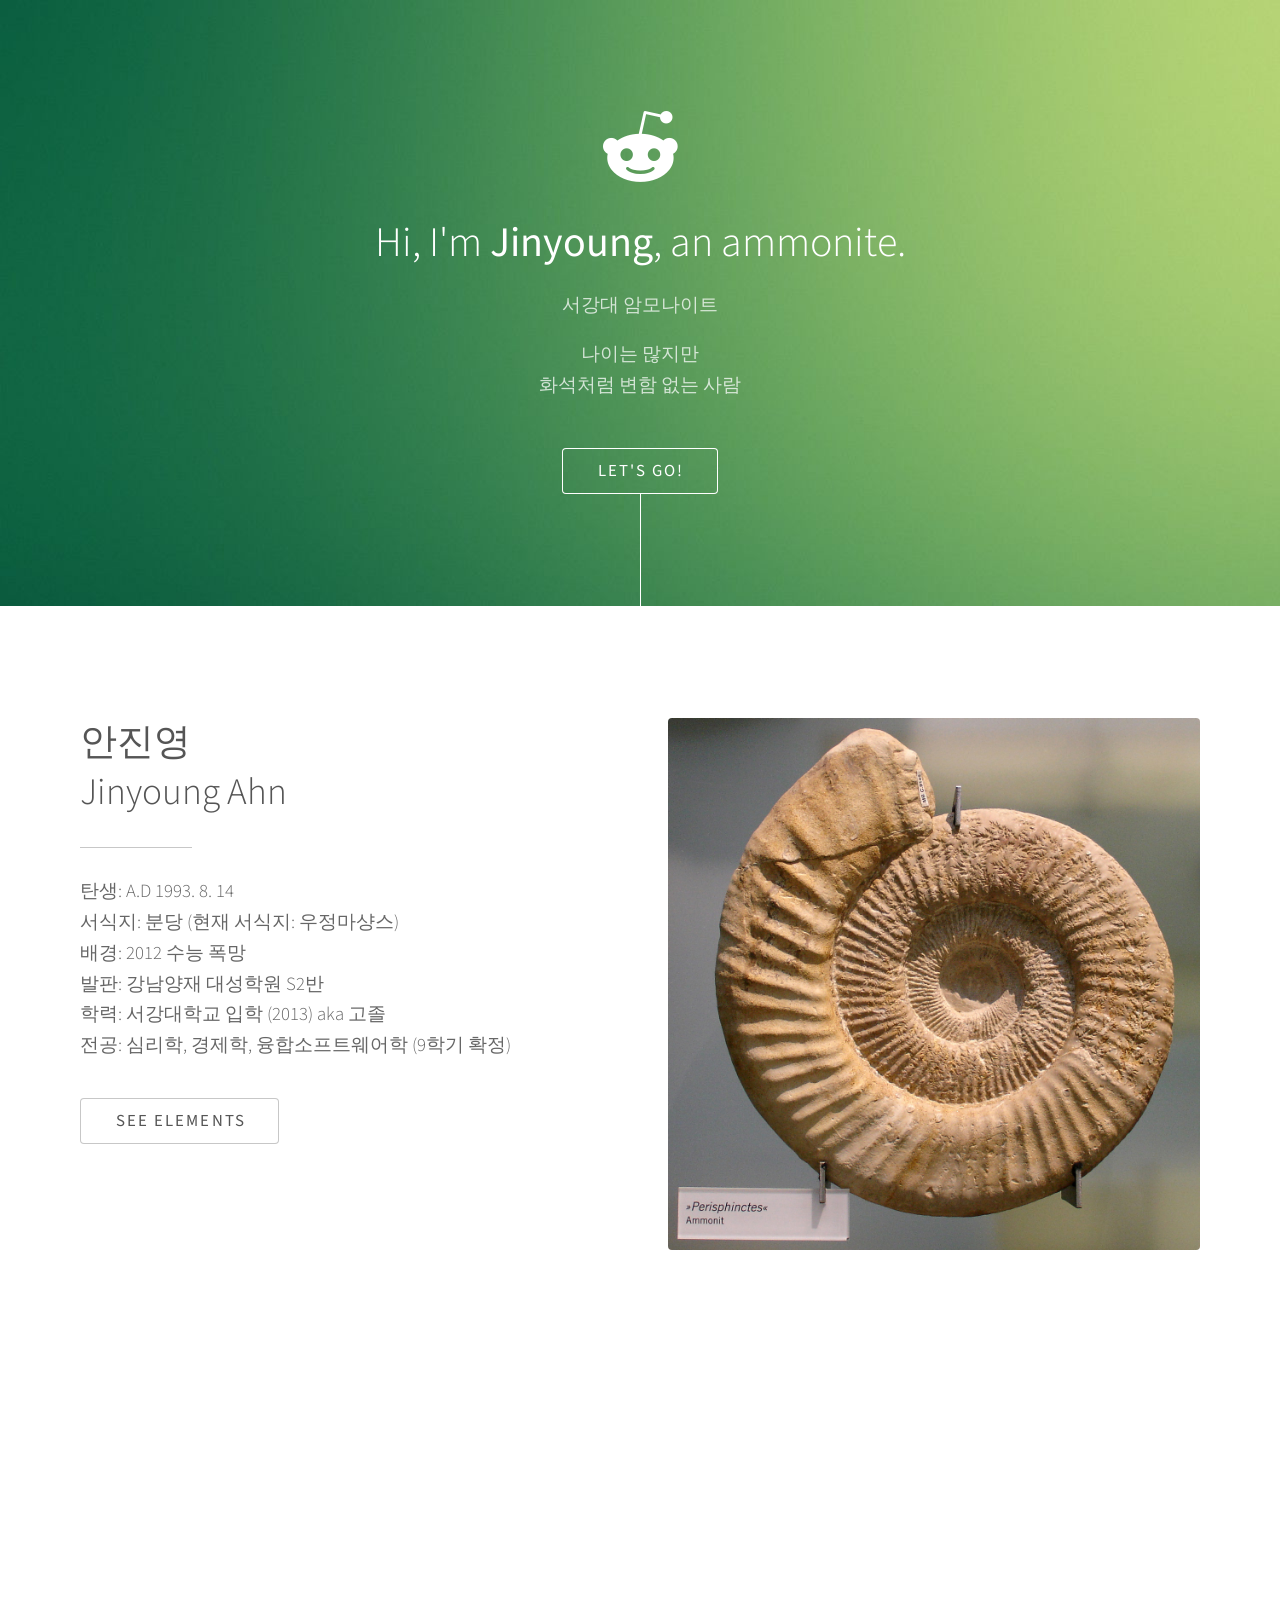
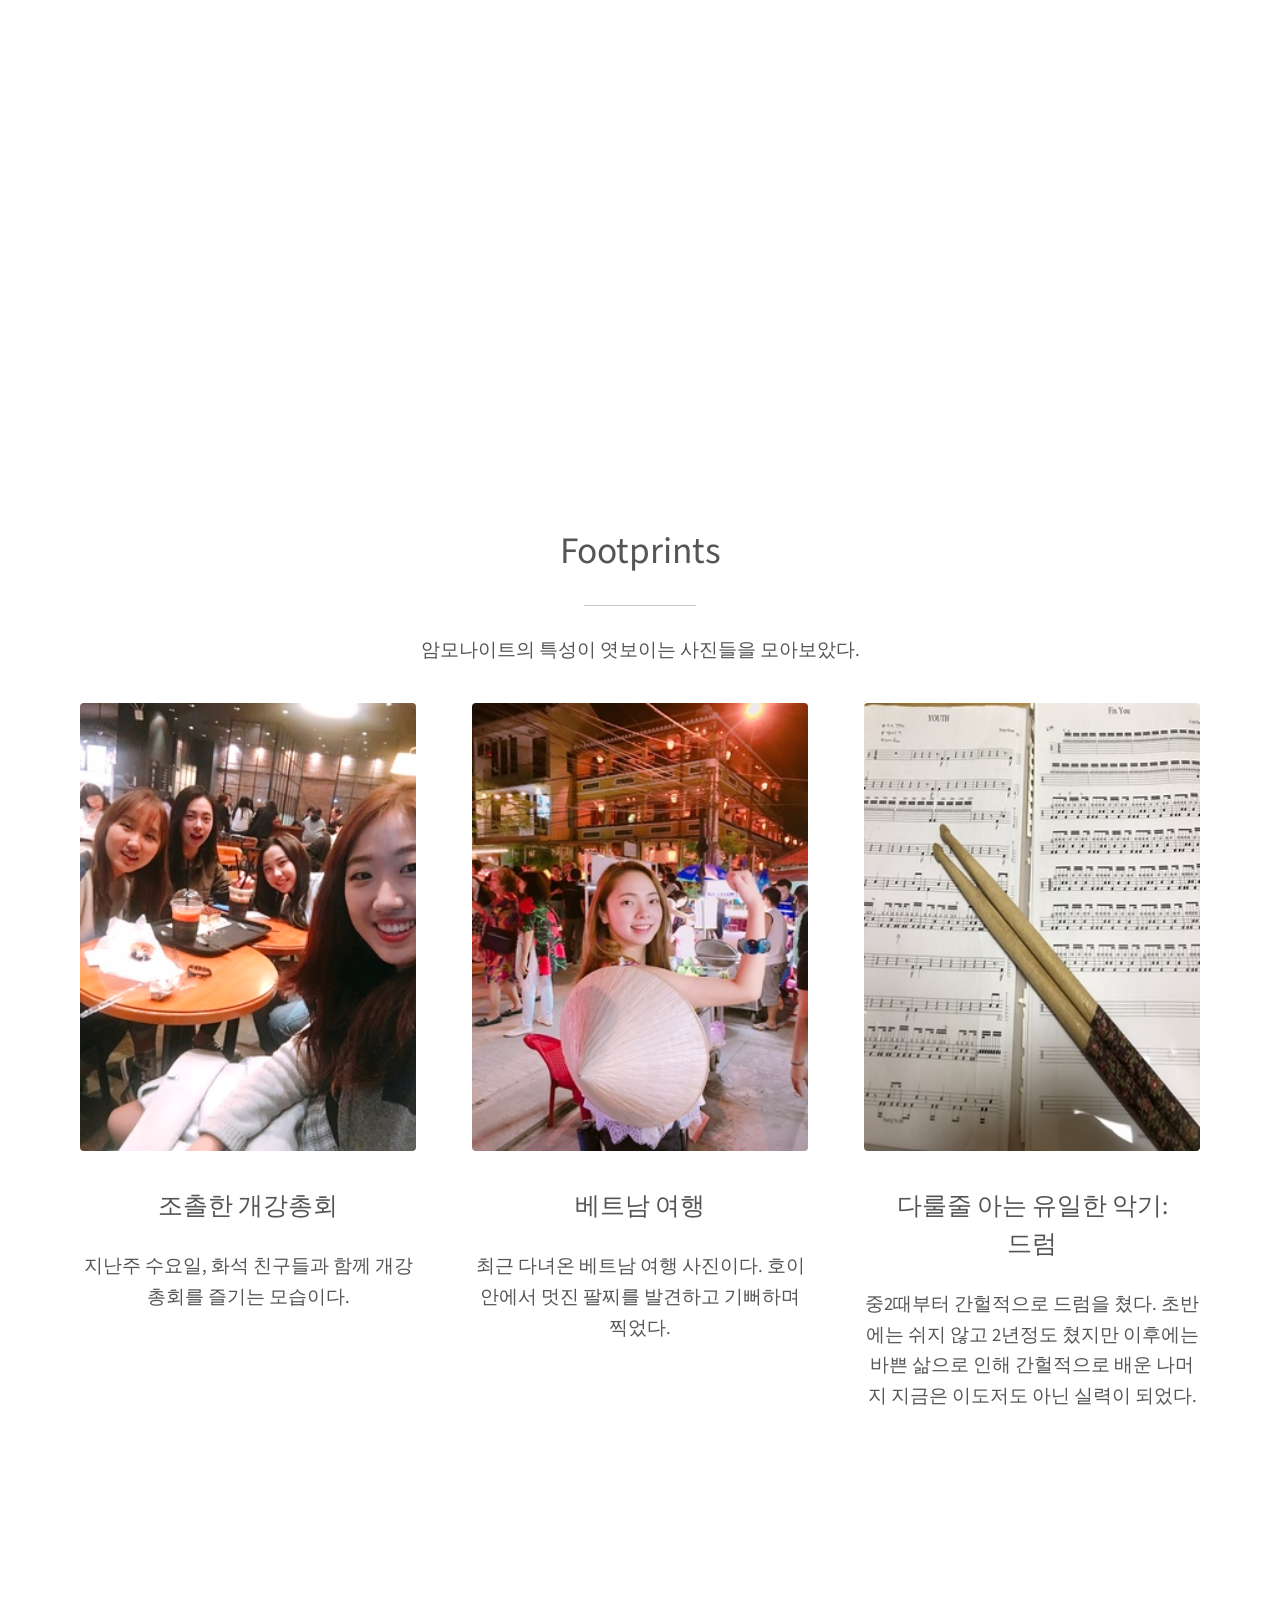
<file: index.html>
<!DOCTYPE HTML>
<!--
	Photon by HTML5 UP
	html5up.net | @ajlkn
	Free for personal and commercial use under the CCA 3.0 license (html5up.net/license)
-->
<html>
	<head>
		<title>Silsub01</title>
		<meta charset="utf-8" />
		<meta name="viewport" content="width=device-width, initial-scale=1" />
		<link rel="stylesheet" href="assets/css/main.css" />
	</head>
	<body>

		<!-- Header -->
			<!-- header의 백그라운드 사진은 main.css의 2804줄에서 수정할 수 있어요! -->
			<section id="header">
				<div class="inner">
					<!-- 아이콘 수정은 fontawesome.io에서 원하는 아이콘을 검색하고 바꿔봅시다! -->
					<span class="icon style major fa fa-reddit-alien"></span>
					<h1>Hi, I'm <strong>Jinyoung</strong>, an ammonite.</h1>
					<p>서강대 암모나이트</p>
					<p>나이는 많지만 <br />
					화석처럼 변함 없는 사람</p>
					<ul class="actions">
						<!-- 여기서 #one 은 34번 줄에서 section의 id정보와 일치합니다! 만약 버튼을 눌렀을 때 section id="two"인 곳으로 가고싶다면, a href="two"로 고쳐주면 되겠죠! -->
						<li><a href="#one" class="button scrolly">Let's Go!</a></li>
					</ul>
				</div>
			</section>

		<!-- One -->
			<section id="one" class="main style1">
				<div class="container">
					<div class="row 150%">
						<div class="6u 12u$(medium)">
							<header class="major">
								<h2>안진영<br />
								Jinyoung Ahn</h2>
							</header>
							<p>탄생: A.D 1993. 8. 14<br />서식지: 분당 (현재 서식지: 우정마샹스)<br />배경: 2012 수능 폭망<br />
							발판: 강남양재 대성학원 S2반<br />학력: 서강대학교 입학 (2013) aka 고졸<br />전공: 심리학, 경제학, 융합소프트웨어학 (9학기 확정) </p>
							<ul class="actions">
								<li><a href="elements.html" class="button" target="_blank">See Elements</a></li>
							</ul>
						</div>
						<div class="6u$ 12u$(medium) important(medium)">
							<!-- 사진을 변경하려면 images폴더 안에 넣고싶은 사진을 넣고, 파일명과 확장자를 images/다음에 정확히 입력해요! -->
							<span class="image fit"><img src="images/ammonite.jpg" alt="" /></span>
						</div>
					</div>
				</div>
			</section>

		<!-- Two -->
			<!-- 이 부분의 백그라운드 사진은 main.css의 2713줄에서 수정할 수 있어요! -->
			<section id="two" class="main style2">
				<div class="container">
				    <div class="row 150%">
						<div class="6u 12u$(medium)">
								<!--<ul class="major-icons">
							 이 아이콘들의 모양은 역시 fontawesome.io에서 찾아서 고칠 수 있고, 아이콘들의 색깔을 수정하고싶다면 main.css에서 2244번 줄부터 보면서 바꾸면 됩니다. -->
								<!--<li><span class="icon style0 major fa fa-users"></span></li>
								<li><span class="icon style0 major fa fa-plane"></span></li>
								<li><span class="icon style0 major fa fa-play-circle-o"></span></li>
							
							</ul>-->
						</div>
						<div class="6u$ 12u$(medium)">
							<header class="major">
								<h2><strong>About Ammonite<strong/></h2>
							</header>
						<p><strong>사람들과 어울리는 것을 좋아하는 성격이며, 사람들과 만나고 소통하는 것에서 에너지를 얻는다. 낯가림이 없으며 다소 철판이다 :)</strong></p>
							<p>여행하는 것을 좋아하고, 최근 베트남에 다녀온 후 베트남의 매력에 빠졌다.</p>
							<p>어머니께서 어릴때부터 가르칠 수 있는 모든 악기를 다 시켜보셨으나 암모나이트는 흥미가 없는 건 무조건 안하기 때문에 다 그만두었다. 
							   그러다가 중학교 재학시절 드럼에 정착했다.</p>
						</div>
					</div>
				</div>
			</section>

		<!-- Three -->
			<section id="three" class="main style1 special">
				<div class="container">
					<header class="major">
						<h2>Footprints</h2>
					</header>
					<p>암모나이트의 특성이 엿보이는 사진들을 모아보았다.</p>
					<div class="row 150%">
						<div class="4u 12u$(medium)">
							<span class="image fit"><img src="images/gaechong.jpg" alt="" /></span>
							<h3>조촐한 개강총회</h3>
							<p>지난주 수요일, 화석 친구들과 함께 개강총회를 즐기는 모습이다.</p>
						</div>
						<div class="4u 12u$(medium)">
							<span class="image fit"><img src="images/viet.jpg" alt="" /></span>
							<h3>베트남 여행</h3>
							<p>최근 다녀온 베트남 여행 사진이다. 호이안에서 멋진 팔찌를 발견하고 기뻐하며 찍었다.</p>
						</div>
						<div class="4u$ 12u$(medium)">
							<span class="image fit"><img src="images/drum2.jpg" alt="" /></span>
							<h3>다룰줄 아는 유일한 악기:<br/> 드럼</h3>
							<p>중2때부터 간헐적으로 드럼을 쳤다. 초반에는 쉬지 않고 2년정도 쳤지만 이후에는 바쁜 삶으로 인해 간헐적으로 배운 나머지 지금은 이도저도 아닌 실력이 되었다. 
							</p>
						</div>
					</div>
				</div>
			</section>

		<!-- Footer -->
			<!-- footer의 백그라운드 사진은 main.css의 2990줄에서 수정할 수 있어요! -->
			<section id="footer">
				<!-- 나의 소셜미디어 링크를 달아봅시당 -->
				<ul class="icons">
					<li><a href="#" class="icon alt fa-twitter"><span class="label">Twitter</span></a></li>
					<li><a href="#" class="icon alt fa-facebook"><span class="label">Facebook</span></a></li>
					<li><a href="#" class="icon alt fa-instagram"><span class="label">Instagram</span></a></li>
					<li><a href="#" class="icon alt fa-github"><span class="label">GitHub</span></a></li>
				</ul>
				<!-- 중요한 카피라이트 부분이예요! 남의 저작권을 소중히 여기는 사자가 됩시당. -->
				<ul class="copyright">
					<li>&copy; Untitled</li><li>Design: <a href="http://html5up.net">HTML5 UP</a></li><li>LIKELION@Sogang Univ.</li>
				</ul>
			</section>

		<!-- Scripts -->
			<!-- 자바스크립트는 보통 이렇게 body 맨 밑에 footer 다음에 쓰거나, 아예 head에서 css 다음에 쓰기도 해요! -->
			<script src="assets/js/jquery.min.js"></script>
			<script src="assets/js/jquery.scrolly.min.js"></script>
			<script src="assets/js/skel.min.js"></script>
			<script src="assets/js/util.js"></script>
			<script src="assets/js/main.js"></script>

	</body>
</html>
</file>
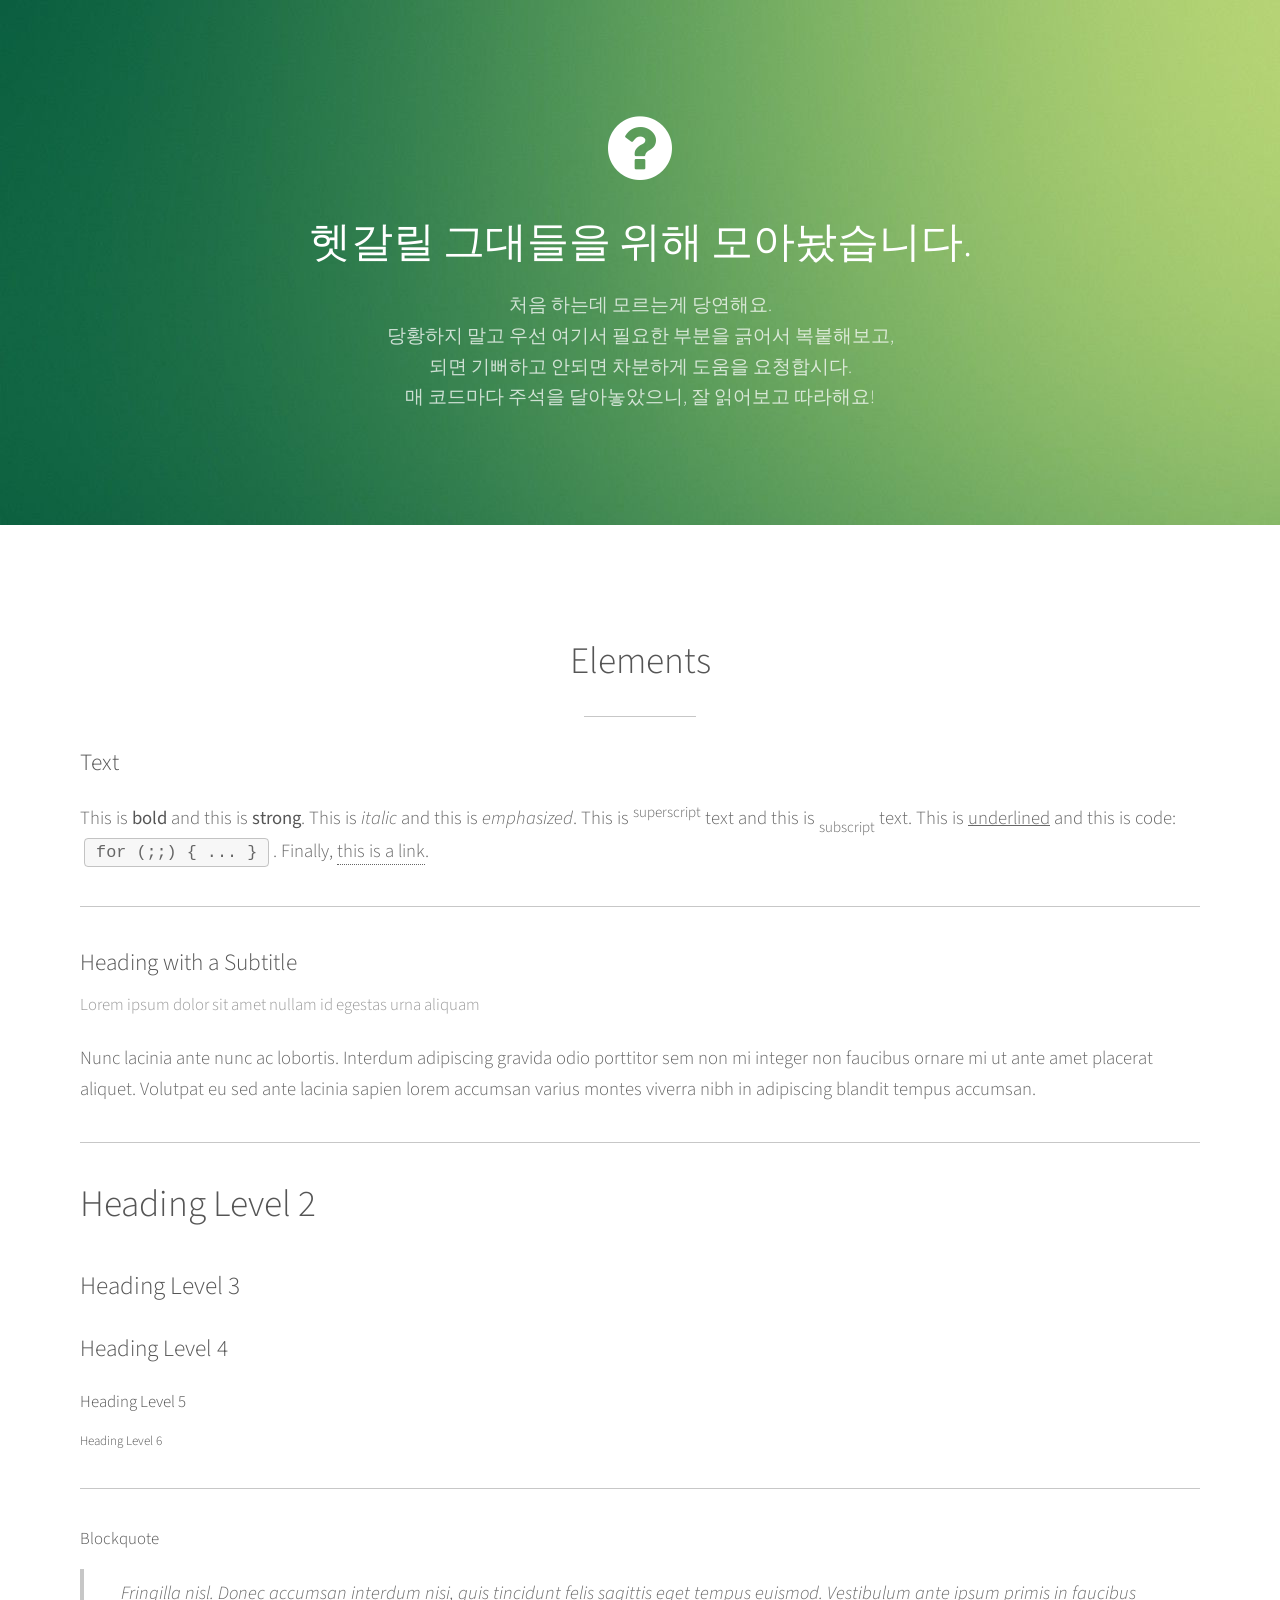
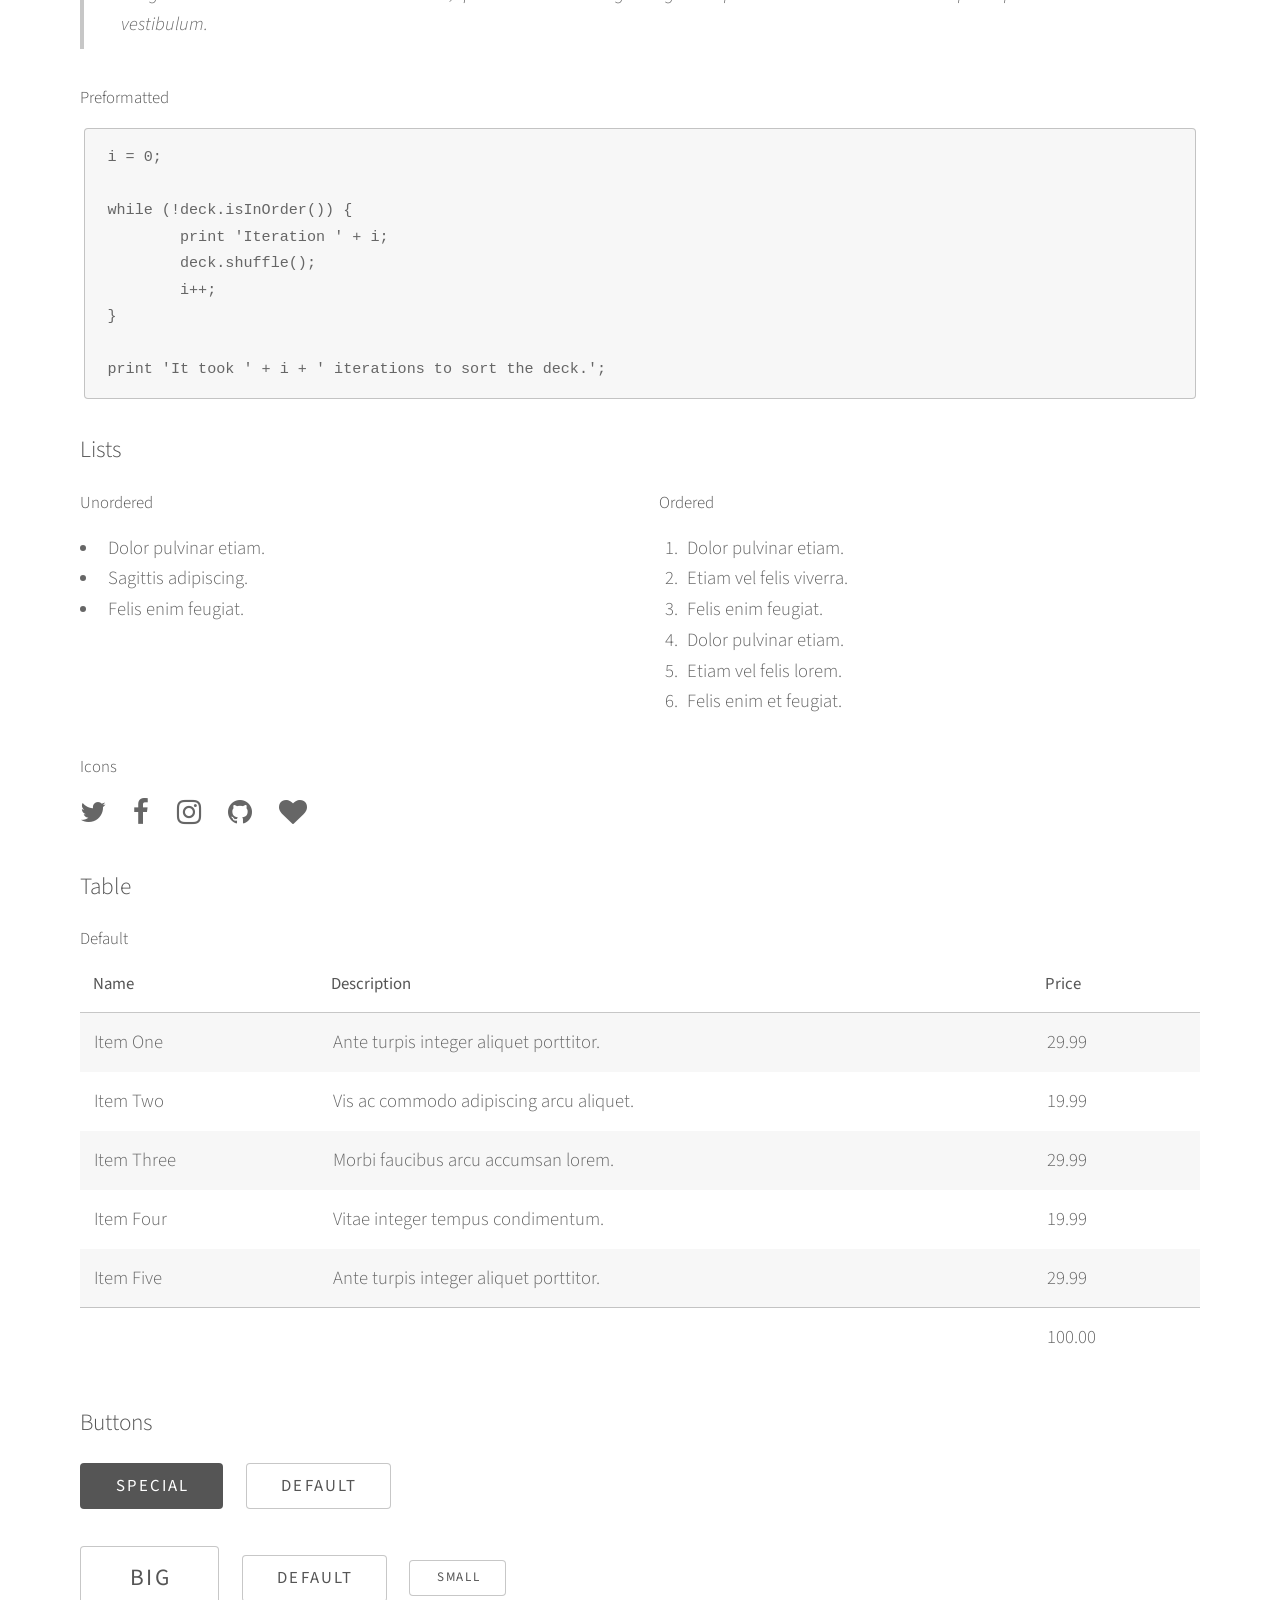
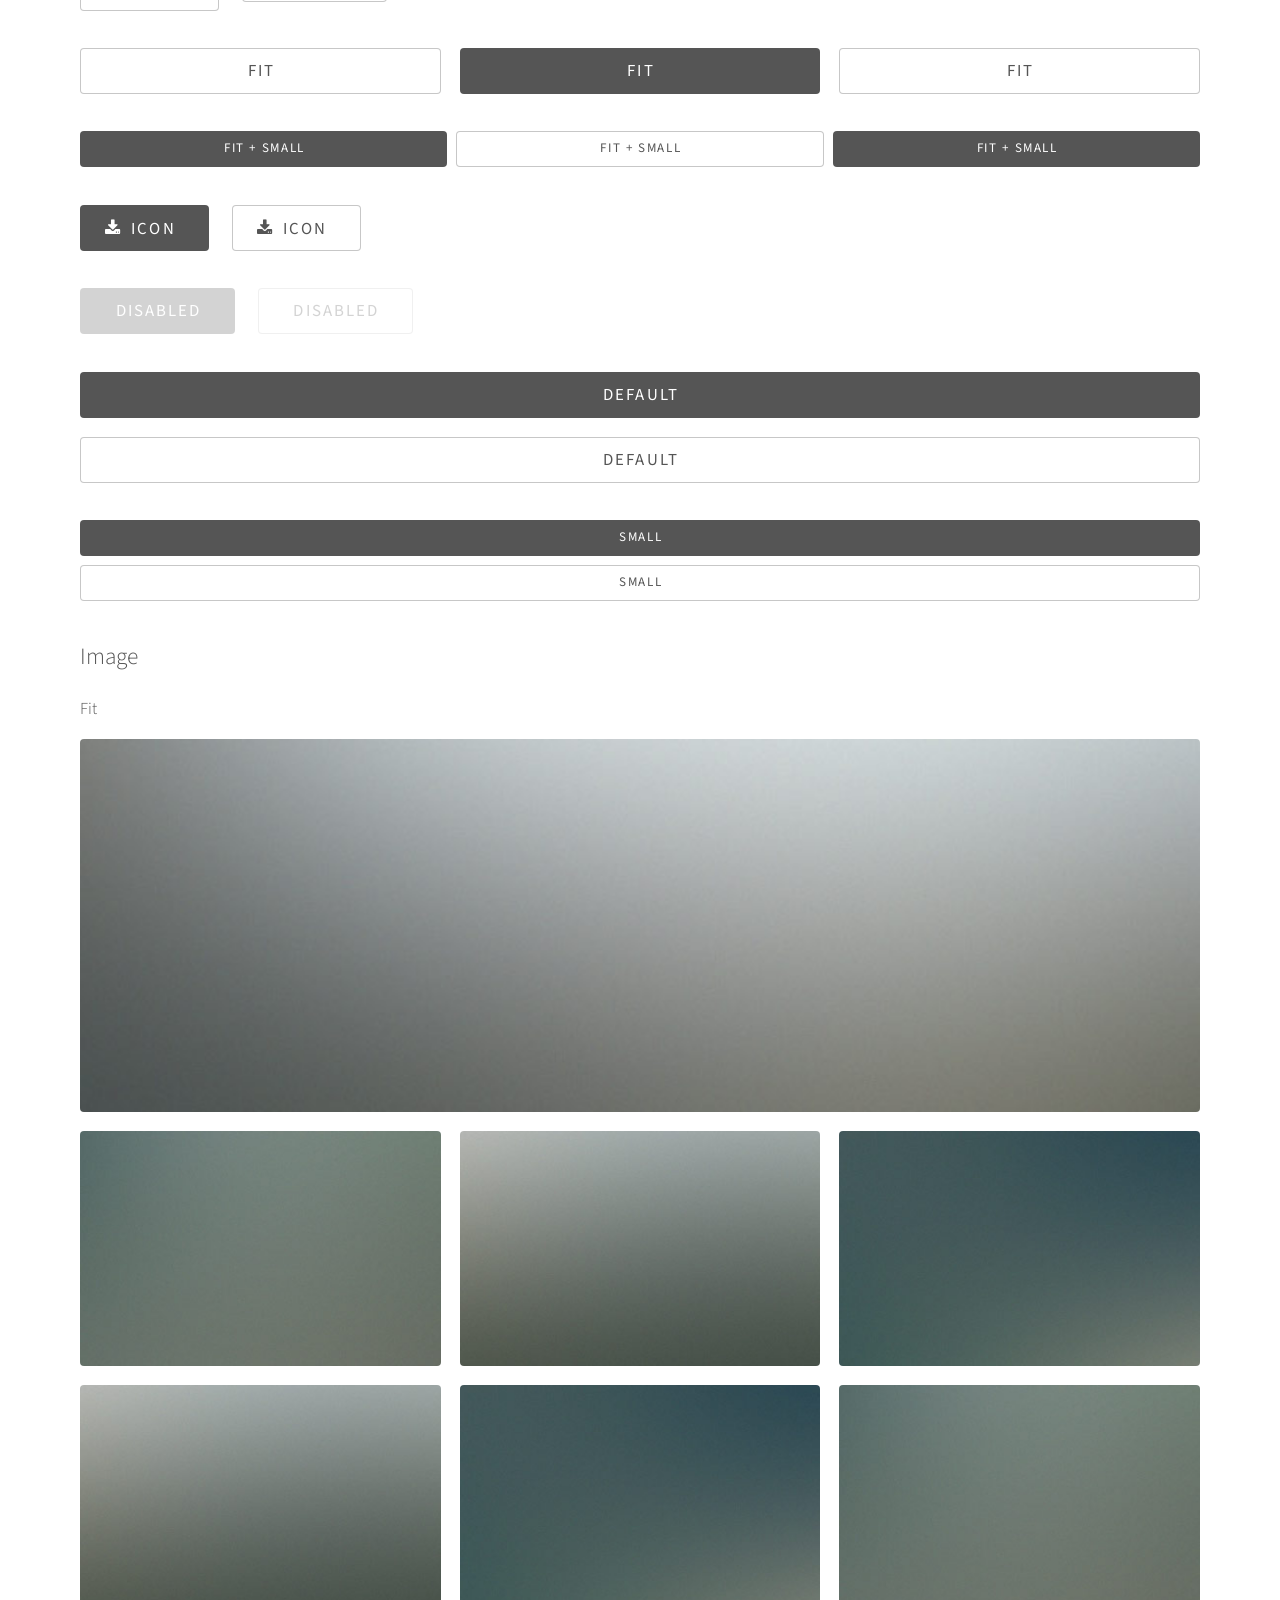
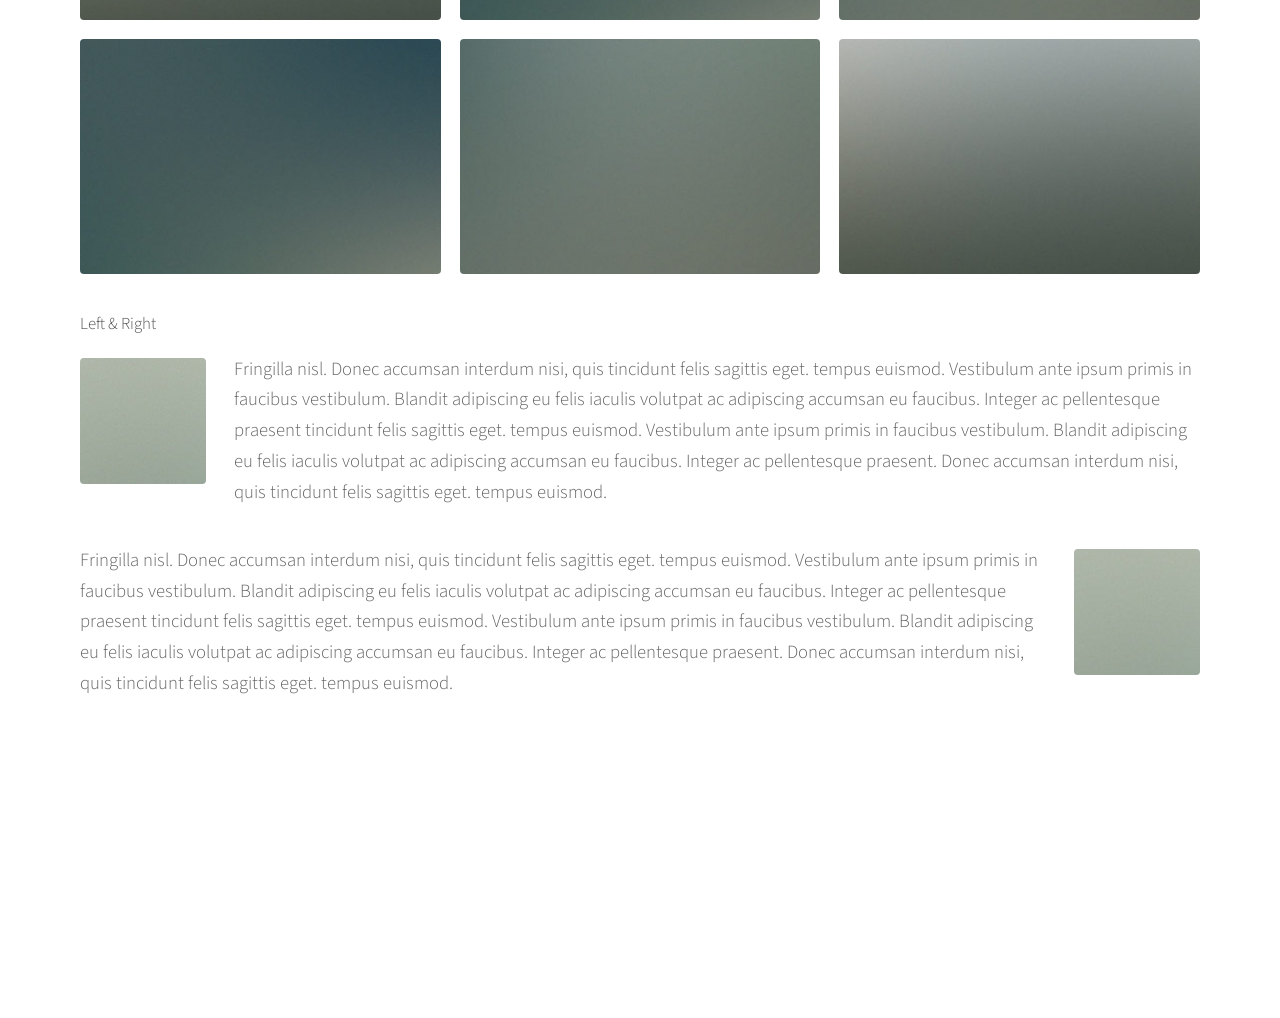
<file: elements.html>
<!DOCTYPE HTML>
<!--
	Photon by HTML5 UP
	html5up.net | @ajlkn
	Free for personal and commercial use under the CCA 3.0 license (html5up.net/license)
-->
<html>
	<head>
		<title>Silsub01_Elements</title>
		<meta charset="utf-8" />
		<meta name="viewport" content="width=device-width, initial-scale=1" />
		<link rel="stylesheet" href="assets/css/main.css" />
	</head>
	<body>

		<!-- Header -->
			<section id="header">
				<div class="inner">
					<span class="icon major fa-question-circle"></span>
					<h1>헷갈릴 그대들을 위해 모아놨습니다.</h1>
					<p>처음 하는데 모르는게 당연해요.<br />당황하지 말고 우선 여기서 필요한 부분을 긁어서 복붙해보고, <br />되면 기뻐하고 안되면 차분하게 도움을 요청합시다.<br />매 코드마다 주석을 달아놓았으니, 잘 읽어보고 따라해요!</p>
				</div>
			</section>

		<!-- Elements -->
		
			<section id="five" class="main style1">
				<div class="container">
					<header class="major special">
						<h2>Elements</h2>
					</header>

					<section>
						<h4>Text</h4>
						<!-- b 태그와 strong 태그, i 태그와 em 태그는 눈에 보이는 효과는 똑같지만, 웹페이지를 visual만 생각하느냐(전자) semantic하게 생각하느냐(후자)의 차이예요. 더 궁금한 건 semantic web을 구글링해보아요! -->
						<p>This is <b>bold</b> and this is <strong>strong</strong>. This is <i>italic</i> and this is <em>emphasized</em>.
						This is <sup>superscript</sup> text and this is <sub>subscript</sub> text.
						This is <u>underlined</u> and this is code: <code>for (;;) { ... }</code>. Finally, <a href="#">this is a link</a>.</p>
						<hr />
						<header>
							<h4>Heading with a Subtitle</h4>
							<p>Lorem ipsum dolor sit amet nullam id egestas urna aliquam</p>
						</header>
						<p>Nunc lacinia ante nunc ac lobortis. Interdum adipiscing gravida odio porttitor sem non mi integer non faucibus ornare mi ut ante amet placerat aliquet. Volutpat eu sed ante lacinia sapien lorem accumsan varius montes viverra nibh in adipiscing blandit tempus accumsan.</p>
						<hr />
						<h2>Heading Level 2</h2>
						<h3>Heading Level 3</h3>
						<h4>Heading Level 4</h4>
						<h5>Heading Level 5</h5>
						<h6>Heading Level 6</h6>
						<hr />
						<h5>Blockquote</h5>
						<blockquote>Fringilla nisl. Donec accumsan interdum nisi, quis tincidunt felis sagittis eget tempus euismod. Vestibulum ante ipsum primis in faucibus vestibulum. </blockquote>
						<h5>Preformatted</h5>
						<!-- 코드 작성할 때에는 밑에 예시처럼 맨 왼쪽을 기준으로 써야해요 -->
						<pre><code>i = 0;

while (!deck.isInOrder()) {
	print 'Iteration ' + i;
	deck.shuffle();
	i++;
}

print 'It took ' + i + ' iterations to sort the deck.';</code></pre>
					</section>

					<section>
						<h4>Lists</h4>
						<div class="row">
							<div class="6u 12u$(medium)">
								<h5>Unordered</h5>
								<ul>
									<li>Dolor pulvinar etiam.</li>
									<li>Sagittis adipiscing.</li>
									<li>Felis enim feugiat.</li>
								</ul>
							</div>
							<div class="6u$ 12u$(medium)">
								<h5>Ordered</h5>
								<ol>
									<li>Dolor pulvinar etiam.</li>
									<li>Etiam vel felis viverra.</li>
									<li>Felis enim feugiat.</li>
									<li>Dolor pulvinar etiam.</li>
									<li>Etiam vel felis lorem.</li>
									<li>Felis enim et feugiat.</li>
								</ol>
							</div>
							<div class="6u 12u$(medium)">
								<h5>Icons</h5>
								<ul class="icons">
									<!-- 이 아이콘들도 fontawesome.io에서 다른 여러가지 다양한 아이콘들을 더 가져올 수 있어요! -->
									<li><a href="#" class="icon fa-twitter"><span class="label">Twitter</span></a></li>
									<li><a href="#" class="icon fa-facebook"><span class="label">Facebook</span></a></li>
									<li><a href="#" class="icon fa-instagram"><span class="label">Instagram</span></a></li>
									<li><a href="#" class="icon fa-github"><span class="label">Github</span></a></li>

									<!-- 밑에는 활용한 예시예요 -->
									<li><a href="#" class="icon fa-heart"><span class="label">LOVEU</span></a></li>
								</ul>
							</div>
						</div>
					</section>

					<section>
						<h4>Table</h4>
						<h5>Default</h5>
						<div class="table-wrapper">
							<table>
								<thead>
									<tr>
										<th>Name</th>
										<th>Description</th>
										<th>Price</th>
									</tr>
								</thead>
								<tbody>
									<tr>
										<td>Item One</td>
										<td>Ante turpis integer aliquet porttitor.</td>
										<td>29.99</td>
									</tr>
									<tr>
										<td>Item Two</td>
										<td>Vis ac commodo adipiscing arcu aliquet.</td>
										<td>19.99</td>
									</tr>
									<tr>
										<td>Item Three</td>
										<td> Morbi faucibus arcu accumsan lorem.</td>
										<td>29.99</td>
									</tr>
									<tr>
										<td>Item Four</td>
										<td>Vitae integer tempus condimentum.</td>
										<td>19.99</td>
									</tr>
									<tr>
										<td>Item Five</td>
										<td>Ante turpis integer aliquet porttitor.</td>
										<td>29.99</td>
									</tr>
								</tbody>
								<tfoot>
									<tr>
										<td colspan="2"></td>
										<td>100.00</td>
									</tr>
								</tfoot>
							</table>
						</div>
					</section>

					<section>
						<h4>Buttons</h4>
						<ul class="actions">
							<li><a href="#" class="button special">Special</a></li>
							<li><a href="#" class="button">Default</a></li>
						</ul>
						<ul class="actions">
							<li><a href="#" class="button big">Big</a></li>
							<li><a href="#" class="button">Default</a></li>
							<li><a href="#" class="button small">Small</a></li>
						</ul>
						<ul class="actions fit">
							<li><a href="#" class="button fit">Fit</a></li>
							<li><a href="#" class="button special fit">Fit</a></li>
							<li><a href="#" class="button fit">Fit</a></li>
						</ul>
						<ul class="actions fit small">
							<li><a href="#" class="button special fit small">Fit + Small</a></li>
							<li><a href="#" class="button fit small">Fit + Small</a></li>
							<li><a href="#" class="button special fit small">Fit + Small</a></li>
						</ul>
						<ul class="actions">
							<li><a href="#" class="button special icon fa-download">Icon</a></li>
							<li><a href="#" class="button icon fa-download">Icon</a></li>
						</ul>
						<ul class="actions">
							<li><span class="button special disabled">Disabled</span></li>
							<li><span class="button disabled">Disabled</span></li>
						</ul>
						<ul class="actions vertical">
							<li><a href="#" class="button special fit">Default</a></li>
							<li><a href="#" class="button fit">Default</a></li>
						</ul>
						<ul class="actions vertical small">
							<li><a href="#" class="button special small fit">Small</a></li>
							<li><a href="#" class="button small fit">Small</a></li>
						</ul>
					</section>

					<section>
						<h4>Image</h4>
						<h5>Fit</h5>
						<div class="box alt">
							<div class="row uniform 50%">
								<div class="12u"><span class="image fit"><img src="images/pic06.jpg" alt="" /></span></div>
								<div class="4u"><span class="image fit"><img src="images/pic02.jpg" alt="" /></span></div>
								<div class="4u"><span class="image fit"><img src="images/pic03.jpg" alt="" /></span></div>
								<div class="4u"><span class="image fit"><img src="images/pic04.jpg" alt="" /></span></div>
								<div class="4u"><span class="image fit"><img src="images/pic03.jpg" alt="" /></span></div>
								<div class="4u"><span class="image fit"><img src="images/pic04.jpg" alt="" /></span></div>
								<div class="4u"><span class="image fit"><img src="images/pic02.jpg" alt="" /></span></div>
								<div class="4u"><span class="image fit"><img src="images/pic04.jpg" alt="" /></span></div>
								<div class="4u"><span class="image fit"><img src="images/pic02.jpg" alt="" /></span></div>
								<div class="4u"><span class="image fit"><img src="images/pic03.jpg" alt="" /></span></div>
							</div>
						</div>
						<h5>Left &amp; Right</h5>
						<p><span class="image left"><img src="images/pic05.jpg" alt="" /></span>Fringilla nisl. Donec accumsan interdum nisi, quis tincidunt felis sagittis eget. tempus euismod. Vestibulum ante ipsum primis in faucibus vestibulum. Blandit adipiscing eu felis iaculis volutpat ac adipiscing accumsan eu faucibus. Integer ac pellentesque praesent tincidunt felis sagittis eget. tempus euismod. Vestibulum ante ipsum primis in faucibus vestibulum. Blandit adipiscing eu felis iaculis volutpat ac adipiscing accumsan eu faucibus. Integer ac pellentesque praesent. Donec accumsan interdum nisi, quis tincidunt felis sagittis eget. tempus euismod.</p>
						<p><span class="image right"><img src="images/pic05.jpg" alt="" /></span>Fringilla nisl. Donec accumsan interdum nisi, quis tincidunt felis sagittis eget. tempus euismod. Vestibulum ante ipsum primis in faucibus vestibulum. Blandit adipiscing eu felis iaculis volutpat ac adipiscing accumsan eu faucibus. Integer ac pellentesque praesent tincidunt felis sagittis eget. tempus euismod. Vestibulum ante ipsum primis in faucibus vestibulum. Blandit adipiscing eu felis iaculis volutpat ac adipiscing accumsan eu faucibus. Integer ac pellentesque praesent. Donec accumsan interdum nisi, quis tincidunt felis sagittis eget. tempus euismod.</p>
					</section>

				</div>
			</section>
		

		<!-- Footer -->
			<section id="footer">
				<ul class="icons">
					<li><a href="#" class="icon alt fa-twitter"><span class="label">Twitter</span></a></li>
					<li><a href="#" class="icon alt fa-facebook"><span class="label">Facebook</span></a></li>
					<li><a href="#" class="icon alt fa-instagram"><span class="label">Instagram</span></a></li>
					<li><a href="#" class="icon alt fa-github"><span class="label">GitHub</span></a></li>
					<li><a href="#" class="icon alt fa-envelope"><span class="label">Email</span></a></li>
				</ul>
				<ul class="copyright">
					<li>&copy; SILSUB01</li><li>Design: <a href="http://html5up.net">HTML5 UP</a></li><li>LIKELION@Sogang Univ.</li>
				</ul>
			</section>

		<!-- Scripts -->
			<script src="assets/js/jquery.min.js"></script>
			<script src="assets/js/jquery.scrolly.min.js"></script>
			<script src="assets/js/skel.min.js"></script>
			<script src="assets/js/util.js"></script>
			<script src="assets/js/main.js"></script>

	</body>
</html>
</file>
<file: assets/css/main.css>
@import url("font-awesome.min.css");
@import url("https://fonts.googleapis.com/css?family=Source+Sans+Pro:300,300italic,400,400italic");
/*@import url(http://fonts.googleapis.com/earlyaccess/hanna.css);*/

/*
	Photon by HTML5 UP
	html5up.net | @ajlkn
	Free for personal and commercial use under the CCA 3.0 license (html5up.net/license)
*/

/* Reset */
  /* *{font-family: 'Hanna', serif;} 왜 적용 안되나*/

	html, body, div, span, applet, object, iframe, h1, h2, h3, h4, h5, h6, p, blockquote, pre, a, abbr, acronym, address, big, cite, code, del, dfn, em, img, ins, kbd, q, s, samp, small, strike, strong, sub, sup, tt, var, b, u, i, center, dl, dt, dd, ol, ul, li, fieldset, form, label, legend, table, caption, tbody, tfoot, thead, tr, th, td, article, aside, canvas, details, embed, figure, figcaption, footer, header, hgroup, menu, nav, output, ruby, section, summary, time, mark, audio, video {
		margin: 0;
		padding: 0;
		border: 0;
		font-size: 100%;
		font: inherit;
		/*font-family: 'Hanna',serif;*/
		vertical-align: baseline;
	}

	article, aside, details, figcaption, figure, footer, header, hgroup, menu, nav, section {
		display: block;
	}

	body {
		line-height: 1;
	}

	ol, ul {
		list-style: none;
	}

	blockquote, q {
		quotes: none;
	}

	blockquote:before, blockquote:after, q:before, q:after {
		content: '';
		content: none;
	}

	table {
		border-collapse: collapse;
		border-spacing: 0;
	}

	body {
		-webkit-text-size-adjust: none;
	}

/* Box Model */

	*, *:before, *:after {
		-moz-box-sizing: border-box;
		-webkit-box-sizing: border-box;
		box-sizing: border-box;
	}

/* Containers */

	.container {
		margin-left: auto;
		margin-right: auto;
	}

	.container.\31 25\25 {
		width: 100%;
		max-width: 75em;
		min-width: 60em;
	}

	.container.\37 5\25 {
		width: 45em;
	}

	.container.\35 0\25 {
		width: 30em;
	}

	.container.\32 5\25 {
		width: 15em;
	}

	.container {
		width: 60em;
	}

	@media screen and (max-width: 1680px) {

		.container.\31 25\25 {
			width: 100%;
			max-width: 75em;
			min-width: 60em;
		}

		.container.\37 5\25 {
			width: 45em;
		}

		.container.\35 0\25 {
			width: 30em;
		}

		.container.\32 5\25 {
			width: 15em;
		}

		.container {
			width: 60em;
		}

	}

	@media screen and (max-width: 1140px) {

		.container.\31 25\25 {
			width: 100%;
			max-width: 112.5%;
			min-width: 90%;
		}

		.container.\37 5\25 {
			width: 67.5%;
		}

		.container.\35 0\25 {
			width: 45%;
		}

		.container.\32 5\25 {
			width: 22.5%;
		}

		.container {
			width: 90%;
		}

	}

	@media screen and (max-width: 980px) {

		.container.\31 25\25 {
			width: 100%;
			max-width: 125%;
			min-width: 100%;
		}

		.container.\37 5\25 {
			width: 75%;
		}

		.container.\35 0\25 {
			width: 50%;
		}

		.container.\32 5\25 {
			width: 25%;
		}

		.container {
			width: 100% !important;
		}

	}

	@media screen and (max-width: 736px) {

		.container.\31 25\25 {
			width: 100%;
			max-width: 125%;
			min-width: 100%;
		}

		.container.\37 5\25 {
			width: 75%;
		}

		.container.\35 0\25 {
			width: 50%;
		}

		.container.\32 5\25 {
			width: 25%;
		}

		.container {
			width: 100% !important;
		}

	}

	@media screen and (max-width: 480px) {

		.container.\31 25\25 {
			width: 100%;
			max-width: 125%;
			min-width: 100%;
		}

		.container.\37 5\25 {
			width: 75%;
		}

		.container.\35 0\25 {
			width: 50%;
		}

		.container.\32 5\25 {
			width: 25%;
		}

		.container {
			width: 100% !important;
		}

	}

	@media screen and (max-width: 320px) {

		.container.\31 25\25 {
			width: 100%;
			max-width: 125%;
			min-width: 100%;
		}

		.container.\37 5\25 {
			width: 75%;
		}

		.container.\35 0\25 {
			width: 50%;
		}

		.container.\32 5\25 {
			width: 25%;
		}

		.container {
			width: 100% !important;
		}

	}

/* Grid */

	.row {
		border-bottom: solid 1px transparent;
		-moz-box-sizing: border-box;
		-webkit-box-sizing: border-box;
		box-sizing: border-box;
	}

	.row > * {
		float: left;
		-moz-box-sizing: border-box;
		-webkit-box-sizing: border-box;
		box-sizing: border-box;
	}

	.row:after, .row:before {
		content: '';
		display: block;
		clear: both;
		height: 0;
	}

	.row.uniform > * > :first-child {
		margin-top: 0;
	}

	.row.uniform > * > :last-child {
		margin-bottom: 0;
	}

	.row.\30 \25 > * {
		padding: 0 0 0 0em;
	}

	.row.\30 \25 {
		margin: 0 0 -1px 0em;
	}

	.row.uniform.\30 \25 > * {
		padding: 0em 0 0 0em;
	}

	.row.uniform.\30 \25 {
		margin: 0em 0 -1px 0em;
	}

	.row > * {
		padding: 0 0 0 2em;
	}

	.row {
		margin: 0 0 -1px -2em;
	}

	.row.uniform > * {
		padding: 2em 0 0 2em;
	}

	.row.uniform {
		margin: -2em 0 -1px -2em;
	}

	.row.\32 00\25 > * {
		padding: 0 0 0 4em;
	}

	.row.\32 00\25 {
		margin: 0 0 -1px -4em;
	}

	.row.uniform.\32 00\25 > * {
		padding: 4em 0 0 4em;
	}

	.row.uniform.\32 00\25 {
		margin: -4em 0 -1px -4em;
	}

	.row.\31 50\25 > * {
		padding: 0 0 0 3em;
	}

	.row.\31 50\25 {
		margin: 0 0 -1px -3em;
	}

	.row.uniform.\31 50\25 > * {
		padding: 3em 0 0 3em;
	}

	.row.uniform.\31 50\25 {
		margin: -3em 0 -1px -3em;
	}

	.row.\35 0\25 > * {
		padding: 0 0 0 1em;
	}

	.row.\35 0\25 {
		margin: 0 0 -1px -1em;
	}

	.row.uniform.\35 0\25 > * {
		padding: 1em 0 0 1em;
	}

	.row.uniform.\35 0\25 {
		margin: -1em 0 -1px -1em;
	}

	.row.\32 5\25 > * {
		padding: 0 0 0 0.5em;
	}

	.row.\32 5\25 {
		margin: 0 0 -1px -0.5em;
	}

	.row.uniform.\32 5\25 > * {
		padding: 0.5em 0 0 0.5em;
	}

	.row.uniform.\32 5\25 {
		margin: -0.5em 0 -1px -0.5em;
	}

	.\31 2u, .\31 2u\24 {
		width: 100%;
		clear: none;
		margin-left: 0;
	}

	.\31 1u, .\31 1u\24 {
		width: 91.6666666667%;
		clear: none;
		margin-left: 0;
	}

	.\31 0u, .\31 0u\24 {
		width: 83.3333333333%;
		clear: none;
		margin-left: 0;
	}

	.\39 u, .\39 u\24 {
		width: 75%;
		clear: none;
		margin-left: 0;
	}

	.\38 u, .\38 u\24 {
		width: 66.6666666667%;
		clear: none;
		margin-left: 0;
	}

	.\37 u, .\37 u\24 {
		width: 58.3333333333%;
		clear: none;
		margin-left: 0;
	}

	.\36 u, .\36 u\24 {
		width: 50%;
		clear: none;
		margin-left: 0;
	}

	.\35 u, .\35 u\24 {
		width: 41.6666666667%;
		clear: none;
		margin-left: 0;
	}

	.\34 u, .\34 u\24 {
		width: 33.3333333333%;
		clear: none;
		margin-left: 0;
	}

	.\33 u, .\33 u\24 {
		width: 25%;
		clear: none;
		margin-left: 0;
	}

	.\32 u, .\32 u\24 {
		width: 16.6666666667%;
		clear: none;
		margin-left: 0;
	}

	.\31 u, .\31 u\24 {
		width: 8.3333333333%;
		clear: none;
		margin-left: 0;
	}

	.\31 2u\24 + *,
	.\31 1u\24 + *,
	.\31 0u\24 + *,
	.\39 u\24 + *,
	.\38 u\24 + *,
	.\37 u\24 + *,
	.\36 u\24 + *,
	.\35 u\24 + *,
	.\34 u\24 + *,
	.\33 u\24 + *,
	.\32 u\24 + *,
	.\31 u\24 + * {
		clear: left;
	}

	.\-11u {
		margin-left: 91.66667%;
	}

	.\-10u {
		margin-left: 83.33333%;
	}

	.\-9u {
		margin-left: 75%;
	}

	.\-8u {
		margin-left: 66.66667%;
	}

	.\-7u {
		margin-left: 58.33333%;
	}

	.\-6u {
		margin-left: 50%;
	}

	.\-5u {
		margin-left: 41.66667%;
	}

	.\-4u {
		margin-left: 33.33333%;
	}

	.\-3u {
		margin-left: 25%;
	}

	.\-2u {
		margin-left: 16.66667%;
	}

	.\-1u {
		margin-left: 8.33333%;
	}

	@media screen and (max-width: 1680px) {

		.row > * {
			padding: 0 0 0 2em;
		}

		.row {
			margin: 0 0 -1px -2em;
		}

		.row.uniform > * {
			padding: 2em 0 0 2em;
		}

		.row.uniform {
			margin: -2em 0 -1px -2em;
		}

		.row.\32 00\25 > * {
			padding: 0 0 0 4em;
		}

		.row.\32 00\25 {
			margin: 0 0 -1px -4em;
		}

		.row.uniform.\32 00\25 > * {
			padding: 4em 0 0 4em;
		}

		.row.uniform.\32 00\25 {
			margin: -4em 0 -1px -4em;
		}

		.row.\31 50\25 > * {
			padding: 0 0 0 3em;
		}

		.row.\31 50\25 {
			margin: 0 0 -1px -3em;
		}

		.row.uniform.\31 50\25 > * {
			padding: 3em 0 0 3em;
		}

		.row.uniform.\31 50\25 {
			margin: -3em 0 -1px -3em;
		}

		.row.\35 0\25 > * {
			padding: 0 0 0 1em;
		}

		.row.\35 0\25 {
			margin: 0 0 -1px -1em;
		}

		.row.uniform.\35 0\25 > * {
			padding: 1em 0 0 1em;
		}

		.row.uniform.\35 0\25 {
			margin: -1em 0 -1px -1em;
		}

		.row.\32 5\25 > * {
			padding: 0 0 0 0.5em;
		}

		.row.\32 5\25 {
			margin: 0 0 -1px -0.5em;
		}

		.row.uniform.\32 5\25 > * {
			padding: 0.5em 0 0 0.5em;
		}

		.row.uniform.\32 5\25 {
			margin: -0.5em 0 -1px -0.5em;
		}

		.\31 2u\28xlarge\29, .\31 2u\24\28xlarge\29 {
			width: 100%;
			clear: none;
			margin-left: 0;
		}

		.\31 1u\28xlarge\29, .\31 1u\24\28xlarge\29 {
			width: 91.6666666667%;
			clear: none;
			margin-left: 0;
		}

		.\31 0u\28xlarge\29, .\31 0u\24\28xlarge\29 {
			width: 83.3333333333%;
			clear: none;
			margin-left: 0;
		}

		.\39 u\28xlarge\29, .\39 u\24\28xlarge\29 {
			width: 75%;
			clear: none;
			margin-left: 0;
		}

		.\38 u\28xlarge\29, .\38 u\24\28xlarge\29 {
			width: 66.6666666667%;
			clear: none;
			margin-left: 0;
		}

		.\37 u\28xlarge\29, .\37 u\24\28xlarge\29 {
			width: 58.3333333333%;
			clear: none;
			margin-left: 0;
		}

		.\36 u\28xlarge\29, .\36 u\24\28xlarge\29 {
			width: 50%;
			clear: none;
			margin-left: 0;
		}

		.\35 u\28xlarge\29, .\35 u\24\28xlarge\29 {
			width: 41.6666666667%;
			clear: none;
			margin-left: 0;
		}

		.\34 u\28xlarge\29, .\34 u\24\28xlarge\29 {
			width: 33.3333333333%;
			clear: none;
			margin-left: 0;
		}

		.\33 u\28xlarge\29, .\33 u\24\28xlarge\29 {
			width: 25%;
			clear: none;
			margin-left: 0;
		}

		.\32 u\28xlarge\29, .\32 u\24\28xlarge\29 {
			width: 16.6666666667%;
			clear: none;
			margin-left: 0;
		}

		.\31 u\28xlarge\29, .\31 u\24\28xlarge\29 {
			width: 8.3333333333%;
			clear: none;
			margin-left: 0;
		}

		.\31 2u\24\28xlarge\29 + *,
		.\31 1u\24\28xlarge\29 + *,
		.\31 0u\24\28xlarge\29 + *,
		.\39 u\24\28xlarge\29 + *,
		.\38 u\24\28xlarge\29 + *,
		.\37 u\24\28xlarge\29 + *,
		.\36 u\24\28xlarge\29 + *,
		.\35 u\24\28xlarge\29 + *,
		.\34 u\24\28xlarge\29 + *,
		.\33 u\24\28xlarge\29 + *,
		.\32 u\24\28xlarge\29 + *,
		.\31 u\24\28xlarge\29 + * {
			clear: left;
		}

		.\-11u\28xlarge\29 {
			margin-left: 91.66667%;
		}

		.\-10u\28xlarge\29 {
			margin-left: 83.33333%;
		}

		.\-9u\28xlarge\29 {
			margin-left: 75%;
		}

		.\-8u\28xlarge\29 {
			margin-left: 66.66667%;
		}

		.\-7u\28xlarge\29 {
			margin-left: 58.33333%;
		}

		.\-6u\28xlarge\29 {
			margin-left: 50%;
		}

		.\-5u\28xlarge\29 {
			margin-left: 41.66667%;
		}

		.\-4u\28xlarge\29 {
			margin-left: 33.33333%;
		}

		.\-3u\28xlarge\29 {
			margin-left: 25%;
		}

		.\-2u\28xlarge\29 {
			margin-left: 16.66667%;
		}

		.\-1u\28xlarge\29 {
			margin-left: 8.33333%;
		}

	}

	@media screen and (max-width: 1140px) {

		.row > * {
			padding: 0 0 0 1.5em;
		}

		.row {
			margin: 0 0 -1px -1.5em;
		}

		.row.uniform > * {
			padding: 1.5em 0 0 1.5em;
		}

		.row.uniform {
			margin: -1.5em 0 -1px -1.5em;
		}

		.row.\32 00\25 > * {
			padding: 0 0 0 3em;
		}

		.row.\32 00\25 {
			margin: 0 0 -1px -3em;
		}

		.row.uniform.\32 00\25 > * {
			padding: 3em 0 0 3em;
		}

		.row.uniform.\32 00\25 {
			margin: -3em 0 -1px -3em;
		}

		.row.\31 50\25 > * {
			padding: 0 0 0 2.25em;
		}

		.row.\31 50\25 {
			margin: 0 0 -1px -2.25em;
		}

		.row.uniform.\31 50\25 > * {
			padding: 2.25em 0 0 2.25em;
		}

		.row.uniform.\31 50\25 {
			margin: -2.25em 0 -1px -2.25em;
		}

		.row.\35 0\25 > * {
			padding: 0 0 0 0.75em;
		}

		.row.\35 0\25 {
			margin: 0 0 -1px -0.75em;
		}

		.row.uniform.\35 0\25 > * {
			padding: 0.75em 0 0 0.75em;
		}

		.row.uniform.\35 0\25 {
			margin: -0.75em 0 -1px -0.75em;
		}

		.row.\32 5\25 > * {
			padding: 0 0 0 0.375em;
		}

		.row.\32 5\25 {
			margin: 0 0 -1px -0.375em;
		}

		.row.uniform.\32 5\25 > * {
			padding: 0.375em 0 0 0.375em;
		}

		.row.uniform.\32 5\25 {
			margin: -0.375em 0 -1px -0.375em;
		}

		.\31 2u\28large\29, .\31 2u\24\28large\29 {
			width: 100%;
			clear: none;
			margin-left: 0;
		}

		.\31 1u\28large\29, .\31 1u\24\28large\29 {
			width: 91.6666666667%;
			clear: none;
			margin-left: 0;
		}

		.\31 0u\28large\29, .\31 0u\24\28large\29 {
			width: 83.3333333333%;
			clear: none;
			margin-left: 0;
		}

		.\39 u\28large\29, .\39 u\24\28large\29 {
			width: 75%;
			clear: none;
			margin-left: 0;
		}

		.\38 u\28large\29, .\38 u\24\28large\29 {
			width: 66.6666666667%;
			clear: none;
			margin-left: 0;
		}

		.\37 u\28large\29, .\37 u\24\28large\29 {
			width: 58.3333333333%;
			clear: none;
			margin-left: 0;
		}

		.\36 u\28large\29, .\36 u\24\28large\29 {
			width: 50%;
			clear: none;
			margin-left: 0;
		}

		.\35 u\28large\29, .\35 u\24\28large\29 {
			width: 41.6666666667%;
			clear: none;
			margin-left: 0;
		}

		.\34 u\28large\29, .\34 u\24\28large\29 {
			width: 33.3333333333%;
			clear: none;
			margin-left: 0;
		}

		.\33 u\28large\29, .\33 u\24\28large\29 {
			width: 25%;
			clear: none;
			margin-left: 0;
		}

		.\32 u\28large\29, .\32 u\24\28large\29 {
			width: 16.6666666667%;
			clear: none;
			margin-left: 0;
		}

		.\31 u\28large\29, .\31 u\24\28large\29 {
			width: 8.3333333333%;
			clear: none;
			margin-left: 0;
		}

		.\31 2u\24\28large\29 + *,
		.\31 1u\24\28large\29 + *,
		.\31 0u\24\28large\29 + *,
		.\39 u\24\28large\29 + *,
		.\38 u\24\28large\29 + *,
		.\37 u\24\28large\29 + *,
		.\36 u\24\28large\29 + *,
		.\35 u\24\28large\29 + *,
		.\34 u\24\28large\29 + *,
		.\33 u\24\28large\29 + *,
		.\32 u\24\28large\29 + *,
		.\31 u\24\28large\29 + * {
			clear: left;
		}

		.\-11u\28large\29 {
			margin-left: 91.66667%;
		}

		.\-10u\28large\29 {
			margin-left: 83.33333%;
		}

		.\-9u\28large\29 {
			margin-left: 75%;
		}

		.\-8u\28large\29 {
			margin-left: 66.66667%;
		}

		.\-7u\28large\29 {
			margin-left: 58.33333%;
		}

		.\-6u\28large\29 {
			margin-left: 50%;
		}

		.\-5u\28large\29 {
			margin-left: 41.66667%;
		}

		.\-4u\28large\29 {
			margin-left: 33.33333%;
		}

		.\-3u\28large\29 {
			margin-left: 25%;
		}

		.\-2u\28large\29 {
			margin-left: 16.66667%;
		}

		.\-1u\28large\29 {
			margin-left: 8.33333%;
		}

	}

	@media screen and (max-width: 980px) {

		.row > * {
			padding: 0 0 0 1.5em;
		}

		.row {
			margin: 0 0 -1px -1.5em;
		}

		.row.uniform > * {
			padding: 1.5em 0 0 1.5em;
		}

		.row.uniform {
			margin: -1.5em 0 -1px -1.5em;
		}

		.row.\32 00\25 > * {
			padding: 0 0 0 3em;
		}

		.row.\32 00\25 {
			margin: 0 0 -1px -3em;
		}

		.row.uniform.\32 00\25 > * {
			padding: 3em 0 0 3em;
		}

		.row.uniform.\32 00\25 {
			margin: -3em 0 -1px -3em;
		}

		.row.\31 50\25 > * {
			padding: 0 0 0 2.25em;
		}

		.row.\31 50\25 {
			margin: 0 0 -1px -2.25em;
		}

		.row.uniform.\31 50\25 > * {
			padding: 2.25em 0 0 2.25em;
		}

		.row.uniform.\31 50\25 {
			margin: -2.25em 0 -1px -2.25em;
		}

		.row.\35 0\25 > * {
			padding: 0 0 0 0.75em;
		}

		.row.\35 0\25 {
			margin: 0 0 -1px -0.75em;
		}

		.row.uniform.\35 0\25 > * {
			padding: 0.75em 0 0 0.75em;
		}

		.row.uniform.\35 0\25 {
			margin: -0.75em 0 -1px -0.75em;
		}

		.row.\32 5\25 > * {
			padding: 0 0 0 0.375em;
		}

		.row.\32 5\25 {
			margin: 0 0 -1px -0.375em;
		}

		.row.uniform.\32 5\25 > * {
			padding: 0.375em 0 0 0.375em;
		}

		.row.uniform.\32 5\25 {
			margin: -0.375em 0 -1px -0.375em;
		}

		.\31 2u\28medium\29, .\31 2u\24\28medium\29 {
			width: 100%;
			clear: none;
			margin-left: 0;
		}

		.\31 1u\28medium\29, .\31 1u\24\28medium\29 {
			width: 91.6666666667%;
			clear: none;
			margin-left: 0;
		}

		.\31 0u\28medium\29, .\31 0u\24\28medium\29 {
			width: 83.3333333333%;
			clear: none;
			margin-left: 0;
		}

		.\39 u\28medium\29, .\39 u\24\28medium\29 {
			width: 75%;
			clear: none;
			margin-left: 0;
		}

		.\38 u\28medium\29, .\38 u\24\28medium\29 {
			width: 66.6666666667%;
			clear: none;
			margin-left: 0;
		}

		.\37 u\28medium\29, .\37 u\24\28medium\29 {
			width: 58.3333333333%;
			clear: none;
			margin-left: 0;
		}

		.\36 u\28medium\29, .\36 u\24\28medium\29 {
			width: 50%;
			clear: none;
			margin-left: 0;
		}

		.\35 u\28medium\29, .\35 u\24\28medium\29 {
			width: 41.6666666667%;
			clear: none;
			margin-left: 0;
		}

		.\34 u\28medium\29, .\34 u\24\28medium\29 {
			width: 33.3333333333%;
			clear: none;
			margin-left: 0;
		}

		.\33 u\28medium\29, .\33 u\24\28medium\29 {
			width: 25%;
			clear: none;
			margin-left: 0;
		}

		.\32 u\28medium\29, .\32 u\24\28medium\29 {
			width: 16.6666666667%;
			clear: none;
			margin-left: 0;
		}

		.\31 u\28medium\29, .\31 u\24\28medium\29 {
			width: 8.3333333333%;
			clear: none;
			margin-left: 0;
		}

		.\31 2u\24\28medium\29 + *,
		.\31 1u\24\28medium\29 + *,
		.\31 0u\24\28medium\29 + *,
		.\39 u\24\28medium\29 + *,
		.\38 u\24\28medium\29 + *,
		.\37 u\24\28medium\29 + *,
		.\36 u\24\28medium\29 + *,
		.\35 u\24\28medium\29 + *,
		.\34 u\24\28medium\29 + *,
		.\33 u\24\28medium\29 + *,
		.\32 u\24\28medium\29 + *,
		.\31 u\24\28medium\29 + * {
			clear: left;
		}

		.\-11u\28medium\29 {
			margin-left: 91.66667%;
		}

		.\-10u\28medium\29 {
			margin-left: 83.33333%;
		}

		.\-9u\28medium\29 {
			margin-left: 75%;
		}

		.\-8u\28medium\29 {
			margin-left: 66.66667%;
		}

		.\-7u\28medium\29 {
			margin-left: 58.33333%;
		}

		.\-6u\28medium\29 {
			margin-left: 50%;
		}

		.\-5u\28medium\29 {
			margin-left: 41.66667%;
		}

		.\-4u\28medium\29 {
			margin-left: 33.33333%;
		}

		.\-3u\28medium\29 {
			margin-left: 25%;
		}

		.\-2u\28medium\29 {
			margin-left: 16.66667%;
		}

		.\-1u\28medium\29 {
			margin-left: 8.33333%;
		}

	}

	@media screen and (max-width: 736px) {

		.row > * {
			padding: 0 0 0 1.5em;
		}

		.row {
			margin: 0 0 -1px -1.5em;
		}

		.row.uniform > * {
			padding: 1.5em 0 0 1.5em;
		}

		.row.uniform {
			margin: -1.5em 0 -1px -1.5em;
		}

		.row.\32 00\25 > * {
			padding: 0 0 0 3em;
		}

		.row.\32 00\25 {
			margin: 0 0 -1px -3em;
		}

		.row.uniform.\32 00\25 > * {
			padding: 3em 0 0 3em;
		}

		.row.uniform.\32 00\25 {
			margin: -3em 0 -1px -3em;
		}

		.row.\31 50\25 > * {
			padding: 0 0 0 2.25em;
		}

		.row.\31 50\25 {
			margin: 0 0 -1px -2.25em;
		}

		.row.uniform.\31 50\25 > * {
			padding: 2.25em 0 0 2.25em;
		}

		.row.uniform.\31 50\25 {
			margin: -2.25em 0 -1px -2.25em;
		}

		.row.\35 0\25 > * {
			padding: 0 0 0 0.75em;
		}

		.row.\35 0\25 {
			margin: 0 0 -1px -0.75em;
		}

		.row.uniform.\35 0\25 > * {
			padding: 0.75em 0 0 0.75em;
		}

		.row.uniform.\35 0\25 {
			margin: -0.75em 0 -1px -0.75em;
		}

		.row.\32 5\25 > * {
			padding: 0 0 0 0.375em;
		}

		.row.\32 5\25 {
			margin: 0 0 -1px -0.375em;
		}

		.row.uniform.\32 5\25 > * {
			padding: 0.375em 0 0 0.375em;
		}

		.row.uniform.\32 5\25 {
			margin: -0.375em 0 -1px -0.375em;
		}

		.\31 2u\28small\29, .\31 2u\24\28small\29 {
			width: 100%;
			clear: none;
			margin-left: 0;
		}

		.\31 1u\28small\29, .\31 1u\24\28small\29 {
			width: 91.6666666667%;
			clear: none;
			margin-left: 0;
		}

		.\31 0u\28small\29, .\31 0u\24\28small\29 {
			width: 83.3333333333%;
			clear: none;
			margin-left: 0;
		}

		.\39 u\28small\29, .\39 u\24\28small\29 {
			width: 75%;
			clear: none;
			margin-left: 0;
		}

		.\38 u\28small\29, .\38 u\24\28small\29 {
			width: 66.6666666667%;
			clear: none;
			margin-left: 0;
		}

		.\37 u\28small\29, .\37 u\24\28small\29 {
			width: 58.3333333333%;
			clear: none;
			margin-left: 0;
		}

		.\36 u\28small\29, .\36 u\24\28small\29 {
			width: 50%;
			clear: none;
			margin-left: 0;
		}

		.\35 u\28small\29, .\35 u\24\28small\29 {
			width: 41.6666666667%;
			clear: none;
			margin-left: 0;
		}

		.\34 u\28small\29, .\34 u\24\28small\29 {
			width: 33.3333333333%;
			clear: none;
			margin-left: 0;
		}

		.\33 u\28small\29, .\33 u\24\28small\29 {
			width: 25%;
			clear: none;
			margin-left: 0;
		}

		.\32 u\28small\29, .\32 u\24\28small\29 {
			width: 16.6666666667%;
			clear: none;
			margin-left: 0;
		}

		.\31 u\28small\29, .\31 u\24\28small\29 {
			width: 8.3333333333%;
			clear: none;
			margin-left: 0;
		}

		.\31 2u\24\28small\29 + *,
		.\31 1u\24\28small\29 + *,
		.\31 0u\24\28small\29 + *,
		.\39 u\24\28small\29 + *,
		.\38 u\24\28small\29 + *,
		.\37 u\24\28small\29 + *,
		.\36 u\24\28small\29 + *,
		.\35 u\24\28small\29 + *,
		.\34 u\24\28small\29 + *,
		.\33 u\24\28small\29 + *,
		.\32 u\24\28small\29 + *,
		.\31 u\24\28small\29 + * {
			clear: left;
		}

		.\-11u\28small\29 {
			margin-left: 91.66667%;
		}

		.\-10u\28small\29 {
			margin-left: 83.33333%;
		}

		.\-9u\28small\29 {
			margin-left: 75%;
		}

		.\-8u\28small\29 {
			margin-left: 66.66667%;
		}

		.\-7u\28small\29 {
			margin-left: 58.33333%;
		}

		.\-6u\28small\29 {
			margin-left: 50%;
		}

		.\-5u\28small\29 {
			margin-left: 41.66667%;
		}

		.\-4u\28small\29 {
			margin-left: 33.33333%;
		}

		.\-3u\28small\29 {
			margin-left: 25%;
		}

		.\-2u\28small\29 {
			margin-left: 16.66667%;
		}

		.\-1u\28small\29 {
			margin-left: 8.33333%;
		}

	}

	@media screen and (max-width: 480px) {

		.row > * {
			padding: 0 0 0 1.5em;
		}

		.row {
			margin: 0 0 -1px -1.5em;
		}

		.row.uniform > * {
			padding: 1.5em 0 0 1.5em;
		}

		.row.uniform {
			margin: -1.5em 0 -1px -1.5em;
		}

		.row.\32 00\25 > * {
			padding: 0 0 0 3em;
		}

		.row.\32 00\25 {
			margin: 0 0 -1px -3em;
		}

		.row.uniform.\32 00\25 > * {
			padding: 3em 0 0 3em;
		}

		.row.uniform.\32 00\25 {
			margin: -3em 0 -1px -3em;
		}

		.row.\31 50\25 > * {
			padding: 0 0 0 2.25em;
		}

		.row.\31 50\25 {
			margin: 0 0 -1px -2.25em;
		}

		.row.uniform.\31 50\25 > * {
			padding: 2.25em 0 0 2.25em;
		}

		.row.uniform.\31 50\25 {
			margin: -2.25em 0 -1px -2.25em;
		}

		.row.\35 0\25 > * {
			padding: 0 0 0 0.75em;
		}

		.row.\35 0\25 {
			margin: 0 0 -1px -0.75em;
		}

		.row.uniform.\35 0\25 > * {
			padding: 0.75em 0 0 0.75em;
		}

		.row.uniform.\35 0\25 {
			margin: -0.75em 0 -1px -0.75em;
		}

		.row.\32 5\25 > * {
			padding: 0 0 0 0.375em;
		}

		.row.\32 5\25 {
			margin: 0 0 -1px -0.375em;
		}

		.row.uniform.\32 5\25 > * {
			padding: 0.375em 0 0 0.375em;
		}

		.row.uniform.\32 5\25 {
			margin: -0.375em 0 -1px -0.375em;
		}

		.\31 2u\28xsmall\29, .\31 2u\24\28xsmall\29 {
			width: 100%;
			clear: none;
			margin-left: 0;
		}

		.\31 1u\28xsmall\29, .\31 1u\24\28xsmall\29 {
			width: 91.6666666667%;
			clear: none;
			margin-left: 0;
		}

		.\31 0u\28xsmall\29, .\31 0u\24\28xsmall\29 {
			width: 83.3333333333%;
			clear: none;
			margin-left: 0;
		}

		.\39 u\28xsmall\29, .\39 u\24\28xsmall\29 {
			width: 75%;
			clear: none;
			margin-left: 0;
		}

		.\38 u\28xsmall\29, .\38 u\24\28xsmall\29 {
			width: 66.6666666667%;
			clear: none;
			margin-left: 0;
		}

		.\37 u\28xsmall\29, .\37 u\24\28xsmall\29 {
			width: 58.3333333333%;
			clear: none;
			margin-left: 0;
		}

		.\36 u\28xsmall\29, .\36 u\24\28xsmall\29 {
			width: 50%;
			clear: none;
			margin-left: 0;
		}

		.\35 u\28xsmall\29, .\35 u\24\28xsmall\29 {
			width: 41.6666666667%;
			clear: none;
			margin-left: 0;
		}

		.\34 u\28xsmall\29, .\34 u\24\28xsmall\29 {
			width: 33.3333333333%;
			clear: none;
			margin-left: 0;
		}

		.\33 u\28xsmall\29, .\33 u\24\28xsmall\29 {
			width: 25%;
			clear: none;
			margin-left: 0;
		}

		.\32 u\28xsmall\29, .\32 u\24\28xsmall\29 {
			width: 16.6666666667%;
			clear: none;
			margin-left: 0;
		}

		.\31 u\28xsmall\29, .\31 u\24\28xsmall\29 {
			width: 8.3333333333%;
			clear: none;
			margin-left: 0;
		}

		.\31 2u\24\28xsmall\29 + *,
		.\31 1u\24\28xsmall\29 + *,
		.\31 0u\24\28xsmall\29 + *,
		.\39 u\24\28xsmall\29 + *,
		.\38 u\24\28xsmall\29 + *,
		.\37 u\24\28xsmall\29 + *,
		.\36 u\24\28xsmall\29 + *,
		.\35 u\24\28xsmall\29 + *,
		.\34 u\24\28xsmall\29 + *,
		.\33 u\24\28xsmall\29 + *,
		.\32 u\24\28xsmall\29 + *,
		.\31 u\24\28xsmall\29 + * {
			clear: left;
		}

		.\-11u\28xsmall\29 {
			margin-left: 91.66667%;
		}

		.\-10u\28xsmall\29 {
			margin-left: 83.33333%;
		}

		.\-9u\28xsmall\29 {
			margin-left: 75%;
		}

		.\-8u\28xsmall\29 {
			margin-left: 66.66667%;
		}

		.\-7u\28xsmall\29 {
			margin-left: 58.33333%;
		}

		.\-6u\28xsmall\29 {
			margin-left: 50%;
		}

		.\-5u\28xsmall\29 {
			margin-left: 41.66667%;
		}

		.\-4u\28xsmall\29 {
			margin-left: 33.33333%;
		}

		.\-3u\28xsmall\29 {
			margin-left: 25%;
		}

		.\-2u\28xsmall\29 {
			margin-left: 16.66667%;
		}

		.\-1u\28xsmall\29 {
			margin-left: 8.33333%;
		}

	}

	@media screen and (max-width: 320px) {

		.row > * {
			padding: 0 0 0 1.5em;
		}

		.row {
			margin: 0 0 -1px -1.5em;
		}

		.row.uniform > * {
			padding: 1.5em 0 0 1.5em;
		}

		.row.uniform {
			margin: -1.5em 0 -1px -1.5em;
		}

		.row.\32 00\25 > * {
			padding: 0 0 0 3em;
		}

		.row.\32 00\25 {
			margin: 0 0 -1px -3em;
		}

		.row.uniform.\32 00\25 > * {
			padding: 3em 0 0 3em;
		}

		.row.uniform.\32 00\25 {
			margin: -3em 0 -1px -3em;
		}

		.row.\31 50\25 > * {
			padding: 0 0 0 2.25em;
		}

		.row.\31 50\25 {
			margin: 0 0 -1px -2.25em;
		}

		.row.uniform.\31 50\25 > * {
			padding: 2.25em 0 0 2.25em;
		}

		.row.uniform.\31 50\25 {
			margin: -2.25em 0 -1px -2.25em;
		}

		.row.\35 0\25 > * {
			padding: 0 0 0 0.75em;
		}

		.row.\35 0\25 {
			margin: 0 0 -1px -0.75em;
		}

		.row.uniform.\35 0\25 > * {
			padding: 0.75em 0 0 0.75em;
		}

		.row.uniform.\35 0\25 {
			margin: -0.75em 0 -1px -0.75em;
		}

		.row.\32 5\25 > * {
			padding: 0 0 0 0.375em;
		}

		.row.\32 5\25 {
			margin: 0 0 -1px -0.375em;
		}

		.row.uniform.\32 5\25 > * {
			padding: 0.375em 0 0 0.375em;
		}

		.row.uniform.\32 5\25 {
			margin: -0.375em 0 -1px -0.375em;
		}

		.\31 2u\28xxsmall\29, .\31 2u\24\28xxsmall\29 {
			width: 100%;
			clear: none;
			margin-left: 0;
		}

		.\31 1u\28xxsmall\29, .\31 1u\24\28xxsmall\29 {
			width: 91.6666666667%;
			clear: none;
			margin-left: 0;
		}

		.\31 0u\28xxsmall\29, .\31 0u\24\28xxsmall\29 {
			width: 83.3333333333%;
			clear: none;
			margin-left: 0;
		}

		.\39 u\28xxsmall\29, .\39 u\24\28xxsmall\29 {
			width: 75%;
			clear: none;
			margin-left: 0;
		}

		.\38 u\28xxsmall\29, .\38 u\24\28xxsmall\29 {
			width: 66.6666666667%;
			clear: none;
			margin-left: 0;
		}

		.\37 u\28xxsmall\29, .\37 u\24\28xxsmall\29 {
			width: 58.3333333333%;
			clear: none;
			margin-left: 0;
		}

		.\36 u\28xxsmall\29, .\36 u\24\28xxsmall\29 {
			width: 50%;
			clear: none;
			margin-left: 0;
		}

		.\35 u\28xxsmall\29, .\35 u\24\28xxsmall\29 {
			width: 41.6666666667%;
			clear: none;
			margin-left: 0;
		}

		.\34 u\28xxsmall\29, .\34 u\24\28xxsmall\29 {
			width: 33.3333333333%;
			clear: none;
			margin-left: 0;
		}

		.\33 u\28xxsmall\29, .\33 u\24\28xxsmall\29 {
			width: 25%;
			clear: none;
			margin-left: 0;
		}

		.\32 u\28xxsmall\29, .\32 u\24\28xxsmall\29 {
			width: 16.6666666667%;
			clear: none;
			margin-left: 0;
		}

		.\31 u\28xxsmall\29, .\31 u\24\28xxsmall\29 {
			width: 8.3333333333%;
			clear: none;
			margin-left: 0;
		}

		.\31 2u\24\28xxsmall\29 + *,
		.\31 1u\24\28xxsmall\29 + *,
		.\31 0u\24\28xxsmall\29 + *,
		.\39 u\24\28xxsmall\29 + *,
		.\38 u\24\28xxsmall\29 + *,
		.\37 u\24\28xxsmall\29 + *,
		.\36 u\24\28xxsmall\29 + *,
		.\35 u\24\28xxsmall\29 + *,
		.\34 u\24\28xxsmall\29 + *,
		.\33 u\24\28xxsmall\29 + *,
		.\32 u\24\28xxsmall\29 + *,
		.\31 u\24\28xxsmall\29 + * {
			clear: left;
		}

		.\-11u\28xxsmall\29 {
			margin-left: 91.66667%;
		}

		.\-10u\28xxsmall\29 {
			margin-left: 83.33333%;
		}

		.\-9u\28xxsmall\29 {
			margin-left: 75%;
		}

		.\-8u\28xxsmall\29 {
			margin-left: 66.66667%;
		}

		.\-7u\28xxsmall\29 {
			margin-left: 58.33333%;
		}

		.\-6u\28xxsmall\29 {
			margin-left: 50%;
		}

		.\-5u\28xxsmall\29 {
			margin-left: 41.66667%;
		}

		.\-4u\28xxsmall\29 {
			margin-left: 33.33333%;
		}

		.\-3u\28xxsmall\29 {
			margin-left: 25%;
		}

		.\-2u\28xxsmall\29 {
			margin-left: 16.66667%;
		}

		.\-1u\28xxsmall\29 {
			margin-left: 8.33333%;
		}

	}

/* Basic */

	body {
		background: #fff;
	}

		body.is-loading *, body.is-loading *:before, body.is-loading *:after {
			-moz-animation: none !important;
			-webkit-animation: none !important;
			-ms-animation: none !important;
			animation: none !important;
			-moz-transition: none !important;
			-webkit-transition: none !important;
			-ms-transition: none !important;
			transition: none !important;
		}

	body, input, select, textarea {
		color: #666;
		font-family: "Source Sans Pro", Helvetica, sans-serif;
		/*font-family: 'Hanna',serif; 왜 안적용*/
		font-size: 16pt;
		font-weight: 300;
		line-height: 1.65em;
	}

	a {
		-moz-transition: color 0.2s ease-in-out, border-color 0.2s ease-in-out;
		-webkit-transition: color 0.2s ease-in-out, border-color 0.2s ease-in-out;
		-ms-transition: color 0.2s ease-in-out, border-color 0.2s ease-in-out;
		transition: color 0.2s ease-in-out, border-color 0.2s ease-in-out;
		border-bottom: dotted 1px #666;
		color: inherit;
		text-decoration: none;
	}

		a:hover {
			border-bottom-color: transparent !important;
			color: #6bd4c8;
		}

	strong, b {
		color: #555;
		font-weight: 400;
	}

	em, i {
		font-style: italic;
	}

	p {
		margin: 0 0 2em 0;
	}

	h1, h2, h3, h4, h5, h6 {
		color: #555;
		line-height: 1em;
		margin: 0 0 1em 0;
	}

		h1 a, h2 a, h3 a, h4 a, h5 a, h6 a {
			color: inherit;
			text-decoration: none;
		}

	h1 {
		font-size: 2.25em;
		line-height: 1.35em;
	}

	h2 {
		font-size: 2em;
		line-height: 1.35em;
	}

	h3 {
		font-size: 1.35em;
		line-height: 1.5em;
	}

	h4 {
		font-size: 1.25em;
		line-height: 1.5em;
	}

	h5 {
		font-size: 0.9em;
		line-height: 1.5em;
	}

	h6 {
		font-size: 0.7em;
		line-height: 1.5em;
	}

	sub {
		font-size: 0.8em;
		position: relative;
		top: 0.5em;
	}

	sup {
		font-size: 0.8em;
		position: relative;
		top: -0.5em;
	}

	hr {
		border: 0;
		border-bottom: solid 1px rgba(144, 144, 144, 0.5);
		margin: 2em 0;
	}

		hr.major {
			margin: 3em 0;
	
		}

	blockquote {
		border-left: solid 4px rgba(144, 144, 144, 0.5);
		font-style: italic;
		margin: 0 0 2em 0;
		padding: 0.5em 0 0.5em 2em;
	}

	code {
		background: rgba(144, 144, 144, 0.075);
		border-radius: 4px;
		border: solid 1px rgba(144, 144, 144, 0.5);
		font-family: "Courier New", monospace;
		font-size: 0.9em;
		margin: 0 0.25em;
		padding: 0.25em 0.65em;
	}

	pre {
		-webkit-overflow-scrolling: touch;
		font-family: "Courier New", monospace;
		/*font-family: 'Hanna';*/
		font-size: 0.9em;
		margin: 0 0 2em 0;
	}

		pre code {
			display: block;
			line-height: 1.75em;
			padding: 1em 1.5em;
			overflow-x: auto;
		}

	.align-left {
		text-align: left;
	}

	.align-center {
		text-align: center;
	}

	.align-right {
		text-align: right;
	}

/* Section/Article */

	section.special, article.special {
		text-align: center;
	}

	header p {
		color: #999;
		margin: 0 0 1.5em 0;
		position: relative;
	}

	header h2 + p {
		font-size: 1.25em;
		line-height: 1.5em;
		margin-top: -1em;
	}

	header h3 + p {
		font-size: 1.1em;
		line-height: 1.5em;
		margin-top: -0.8em;
	}

	header h4 + p,
	header h5 + p,
	header h6 + p {
		font-size: 0.9em;
		line-height: 1.5em;
		margin-top: -0.6em;
	}

	header.major {
		margin: 0 0 1em 0;
		/*font-weight: bolder;  /*왜 적용 안되나*/
	}

		header.major:after {
			background: rgba(144, 144, 144, 0.5);
			content: '';
			display: inline-block;
			height: 1px;
			margin-top: 1.5em;
			width: 6em;
		}

		header.major h2, header.major h3, header.major h4, header.major h5, header.major h6 {
			margin: 0;
		}

		header.major p {
			margin: 0.7em 0 0 0;
		}

	header.special {
		text-align: center;
	}

/* Form */

	form {
		margin: 0 0 2em 0;
	}

	label {
		color: #555;
		display: block;
		font-size: 0.9em;
		font-weight: 400;
		margin: 0 0 1em 0;
	}

	input[type="text"],
	input[type="password"],
	input[type="email"],
	select,
	textarea {
		-moz-appearance: none;
		-webkit-appearance: none;
		-ms-appearance: none;
		appearance: none;
		background: rgba(144, 144, 144, 0.075);
		border-radius: 4px;
		border: none;
		border: solid 1px rgba(144, 144, 144, 0.5);
		color: inherit;
		display: block;
		outline: 0;
		padding: 0 1em;
		text-decoration: none;
		width: 100%;
	}

		input[type="text"]:invalid,
		input[type="password"]:invalid,
		input[type="email"]:invalid,
		select:invalid,
		textarea:invalid {
			box-shadow: none;
		}

		input[type="text"]:focus,
		input[type="password"]:focus,
		input[type="email"]:focus,
		select:focus,
		textarea:focus {
			border-color: #6bd4c8;
		}

	.select-wrapper {
		text-decoration: none;
		display: block;
		position: relative;
	}

		.select-wrapper:before {
			-moz-osx-font-smoothing: grayscale;
			-webkit-font-smoothing: antialiased;
			font-family: FontAwesome;
			font-style: normal;
			font-weight: normal;
			text-transform: none !important;
		}

		.select-wrapper:before {
			color: rgba(144, 144, 144, 0.5);
			content: '\f078';
			display: block;
			height: 2.75em;
			line-height: 2.75em;
			pointer-events: none;
			position: absolute;
			right: 0;
			text-align: center;
			top: 0;
			width: 2.75em;
		}

		.select-wrapper select::-ms-expand {
			display: none;
		}

	input[type="text"],
	input[type="password"],
	input[type="email"],
	select {
		height: 2.75em;
	}

	textarea {
		padding: 0.75em 1em;
	}

	input[type="checkbox"],
	input[type="radio"] {
		-moz-appearance: none;
		-webkit-appearance: none;
		-ms-appearance: none;
		appearance: none;
		display: block;
		float: left;
		margin-right: -2em;
		opacity: 0;
		width: 1em;
		z-index: -1;
	}

		input[type="checkbox"] + label,
		input[type="radio"] + label {
			text-decoration: none;
			color: #666;
			cursor: pointer;
			display: inline-block;
			font-size: 1em;
			font-weight: 300;
			padding-left: 2.4em;
			padding-right: 0.75em;
			position: relative;
		}

			input[type="checkbox"] + label:before,
			input[type="radio"] + label:before {
				-moz-osx-font-smoothing: grayscale;
				-webkit-font-smoothing: antialiased;
				font-family: FontAwesome;
				font-style: normal;
				font-weight: normal;
				text-transform: none !important;
			}

			input[type="checkbox"] + label:before,
			input[type="radio"] + label:before {
				background: rgba(144, 144, 144, 0.075);
				border-radius: 4px;
				border: solid 1px rgba(144, 144, 144, 0.5);
				content: '';
				display: inline-block;
				height: 1.65em;
				left: 0;
				line-height: 1.58125em;
				position: absolute;
				text-align: center;
				top: 0;
				width: 1.65em;
			}

		input[type="checkbox"]:checked + label:before,
		input[type="radio"]:checked + label:before {
			background: #666666;
			border-color: #666666;
			color: #ffffff;
			content: '\f00c';
		}

		input[type="checkbox"]:focus + label:before,
		input[type="radio"]:focus + label:before {
			border-color: #6bd4c8;
		}

	input[type="checkbox"] + label:before {
		border-radius: 4px;
	}

	input[type="radio"] + label:before {
		border-radius: 100%;
	}

	::-webkit-input-placeholder {
		color: #999 !important;
		opacity: 1.0;
	}

	:-moz-placeholder {
		color: #999 !important;
		opacity: 1.0;
	}

	::-moz-placeholder {
		color: #999 !important;
		opacity: 1.0;
	}

	:-ms-input-placeholder {
		color: #999 !important;
		opacity: 1.0;
	}

	.formerize-placeholder {
		color: #999 !important;
		opacity: 1.0;
	}

/* Box */

	.box {
		border-radius: 4px;
		border: solid 1px rgba(144, 144, 144, 0.5);
		margin-bottom: 2em;
		padding: 1.5em;
	}

		.box > :last-child,
		.box > :last-child > :last-child,
		.box > :last-child > :last-child > :last-child {
			margin-bottom: 0;
		}

		.box.alt {
			border: 0;
			border-radius: 0;
			padding: 0;
		}

/* Icon */

	.icon {
		text-decoration: none;
		border-bottom: none;
		position: relative;
	}

		.icon:before {
			-moz-osx-font-smoothing: grayscale;
			-webkit-font-smoothing: antialiased;
			font-family: FontAwesome;
			font-style: normal;
			font-weight: normal;
			text-transform: none !important;
		}

		.icon > .label {
			display: none;
		}

		.icon.style1:before {
			color: #F0FFF0;
		}

		.icon.style2:before {
			color: #8addaa;
		}

		.icon.style3:before {
			color: #6bd4c8;
		}

		.icon.style4:before {
			color: #57aed3;
		}

		.icon.style5:before {
			color: #4a87d3;
		}

		.icon.style6:before {
			color: #6b88e6;
		}

		.icon.major {
			text-decoration: none;
			color: #555;  /*왜 색깔 안바껴??? */
			cursor: default;
			display: inline-block;
			margin: 0 0 1.5em 0;
		}

			.icon.major:before {
				-moz-osx-font-smoothing: grayscale;
				-webkit-font-smoothing: antialiased;
				font-family: FontAwesome;
				font-style: normal;
				font-weight: normal;
				text-transform: none !important;
			}

			.icon.major:before {
				font-size: 4em;
				line-height: 1em;
			}

/* Image */

	.image {
		border-radius: 4px;
		border: 0;
		display: inline-block;
		position: relative;
	}

		.image img {
			border-radius: 4px;
			display: block;
		}

		.image.left {
			float: left;
			padding: 0 1.5em 1em 0;
			top: 0.25em;
		}

		.image.right {
			float: right;
			padding: 0 0 1em 1.5em;
			top: 0.25em;
		}

		.image.left, .image.right {
			max-width: 40%;
		}

			.image.left img, .image.right img {
				width: 100%;
			}

		.image.fit {
			display: block;
			margin: 0 0 2em 0;
			width: 100%;
		
		/*	height: 150%;*/
		}

			.image.fit img {
				width: 100%;
			
			}

/* List */

	ol {
		list-style: decimal;
		margin: 0 0 2em 0;
		padding-left: 1.25em;
	}

		ol li {
			padding-left: 0.25em;
		}

	ul {
		list-style: disc;
		margin: 0 0 2em 0;
		padding-left: 1em;
	}

		ul li {
			padding-left: 0.5em;
		}

		ul.alt {
			list-style: none;
			padding-left: 0;
		}

			ul.alt li {
				border-top: solid 1px rgba(144, 144, 144, 0.5);
				padding: 0.5em 0;
			}

				ul.alt li:first-child {
					border-top: 0;
					padding-top: 0;
				}

		ul.icons {
			cursor: default;
			list-style: none;
			padding-left: 0;
		}

			ul.icons li {
				display: inline-block;
				padding: 0 1.25em 0 0;
			}

				ul.icons li:last-child {
					padding-right: 0;
				}

				ul.icons li .icon:before {
					font-size: 1.5em;
				}

		ul.major-icons {
			list-style: none;
			padding-left: 0;
		}

			ul.major-icons li {
				display: inline-block;
				padding: 2.5em;
				text-align: center;
			}

				ul.major-icons li .icon {
					-moz-transform: rotate(45deg);
					-webkit-transform: rotate(45deg);
					-ms-transform: rotate(45deg);
					transform: rotate(45deg);
					border-radius: 4px;
					border: solid 1px rgba(144, 144, 144, 0.5);
					display: inline-block;
					height: 8em;
					line-height: 8em;
					margin: 0;
					text-align: center;
					width: 8em;
				}

					ul.major-icons li .icon:before {
						-moz-transform: rotate(-45deg);
						-webkit-transform: rotate(-45deg);
						-ms-transform: rotate(-45deg);
						transform: rotate(-45deg);
						display: inline-block;
						line-height: inherit;
					}

		ul.actions {
			cursor: default;
			list-style: none;
			padding-left: 0;
		}

			ul.actions li {
				display: inline-block;
				padding: 0 1em 0 0;
				vertical-align: middle;
			}

				ul.actions li:last-child {
					padding-right: 0;
				}

			ul.actions.small li {
				padding: 0 0.5em 0 0;
			}

			ul.actions.vertical li {
				display: block;
				padding: 1em 0 0 0;
			}

				ul.actions.vertical li:first-child {
					padding-top: 0;
				}

				ul.actions.vertical li > * {
					margin-bottom: 0;
				}

			ul.actions.vertical.small li {
				padding: 0.5em 0 0 0;
			}

				ul.actions.vertical.small li:first-child {
					padding-top: 0;
				}

			ul.actions.uniform li > * {
				min-width: 12em;
			}

			ul.actions.fit {
				display: table;
				margin-left: -1em;
				padding: 0;
				table-layout: fixed;
				width: calc(100% + 1em);
			}

				ul.actions.fit li {
					display: table-cell;
					padding: 0 0 0 1em;
				}

					ul.actions.fit li > * {
						margin-bottom: 0;
					}

				ul.actions.fit.small {
					margin-left: -0.5em;
					width: calc(100% + 0.5em);
				}

					ul.actions.fit.small li {
						padding: 0 0 0 0.5em;
					}

	dl {
		margin: 0 0 2em 0;
	}

/* Table */

	.table-wrapper {
		-webkit-overflow-scrolling: touch;
		overflow-x: auto;
	}

	table {
		margin: 0 0 2em 0;
		width: 100%;
	}

		table tbody tr {
			border-left: 0;
			border-right: 0;
		}

			table tbody tr:nth-child(2n + 1) {
				background-color: rgba(144, 144, 144, 0.075);
			}

		table td {
			padding: 0.75em 0.75em;
		}

		table th {
			color: #555;
			font-size: 0.9em;
			font-weight: 400;
			padding: 0 0.75em 0.75em 0.75em;
			text-align: left;
		}

		table thead {
			border-bottom: solid 1px rgba(144, 144, 144, 0.5);
		}

		table tfoot {
			border-top: solid 1px rgba(144, 144, 144, 0.5);
		}

		table.alt {
			border-collapse: separate;
		}

			table.alt tbody tr td {
				border: solid 1px rgba(144, 144, 144, 0.5);
				border-left-width: 0;
				border-top-width: 0;
			}

				table.alt tbody tr td:first-child {
					border-left-width: 1px;
				}

			table.alt tbody tr:first-child td {
				border-top-width: 1px;
			}

			table.alt thead {
				border-bottom: 0;
			}

			table.alt tfoot {
				border-top: 0;
			}

/* Button */

	input[type="submit"],
	input[type="reset"],
	input[type="button"],
	button,
	.button {
		-moz-appearance: none;
		-webkit-appearance: none;
		-ms-appearance: none;
		appearance: none;
		-moz-transition: background-color 0.2s ease-in-out, color 0.2s ease-in-out;
		-webkit-transition: background-color 0.2s ease-in-out, color 0.2s ease-in-out;
		-ms-transition: background-color 0.2s ease-in-out, color 0.2s ease-in-out;
		transition: background-color 0.2s ease-in-out, color 0.2s ease-in-out;
		background-color: transparent;
		border-radius: 4px;
		border: 0;
		box-shadow: inset 0 0 0 1px rgba(144, 144, 144, 0.5);
		color: #555 !important;
		cursor: pointer;
		display: inline-block;
		font-size: 0.9em;
		font-weight: 400;
		height: 2.75em;
		letter-spacing: 0.125em;
		line-height: 2.75em;
		padding: 0 2em;
		text-align: center;
		text-decoration: none;
		text-indent: 0.125em;
		text-transform: uppercase;
		white-space: nowrap;
	}

		input[type="submit"]:hover,
		input[type="reset"]:hover,
		input[type="button"]:hover,
		button:hover,
		.button:hover {
			background-color: rgba(144, 144, 144, 0.075);
		}

		input[type="submit"]:active,
		input[type="reset"]:active,
		input[type="button"]:active,
		button:active,
		.button:active {
			background-color: rgba(144, 144, 144, 0.2);
		}

		input[type="submit"].icon,
		input[type="reset"].icon,
		input[type="button"].icon,
		button.icon,
		.button.icon {
			padding-left: 1.35em;
		}

			input[type="submit"].icon:before,
			input[type="reset"].icon:before,
			input[type="button"].icon:before,
			button.icon:before,
			.button.icon:before {
				margin-right: 0.5em;
			}

		input[type="submit"].fit,
		input[type="reset"].fit,
		input[type="button"].fit,
		button.fit,
		.button.fit {
			display: block;
			margin: 0 0 1em 0;
			width: 100%;
		}

		input[type="submit"].small,
		input[type="reset"].small,
		input[type="button"].small,
		button.small,
		.button.small {
			font-size: 0.7em;
		}

		input[type="submit"].big,
		input[type="reset"].big,
		input[type="button"].big,
		button.big,
		.button.big {
			font-size: 1.25em;
		}

		input[type="submit"].special,
		input[type="reset"].special,
		input[type="button"].special,
		button.special,
		.button.special {
			background-color: #555;
			box-shadow: none !important;
			color: #fff !important;
		}

			input[type="submit"].special:hover,
			input[type="reset"].special:hover,
			input[type="button"].special:hover,
			button.special:hover,
			.button.special:hover {
				background-color: #626262;
			}

			input[type="submit"].special:active,
			input[type="reset"].special:active,
			input[type="button"].special:active,
			button.special:active,
			.button.special:active {
				background-color: #484848;
			}

		input[type="submit"].disabled, input[type="submit"]:disabled,
		input[type="reset"].disabled,
		input[type="reset"]:disabled,
		input[type="button"].disabled,
		input[type="button"]:disabled,
		button.disabled,
		button:disabled,
		.button.disabled,
		.button:disabled {
			cursor: default;
			opacity: 0.25;
		}

/* Main */

	.main {
		padding: 6em 0 4em 0 ;
	}

		.main.style1 {
			background: #fff;
		}

		.main.style2 {
			background-color: #333;
			color: rgba(255, 255, 255, 0.75);
			background-attachment: fixed,							fixed;
			background-image: url("../../images/jungle3.jpg");
			background-size: 							cover;
		}

			.main.style2 a {
				border-bottom-color: rgba(255, 255, 255, 0.5);
			}

				.main.style2 a:hover {
					color: #ffffff;
				}

			.main.style2 h1, .main.style2 h2, .main.style2 h3, .main.style2 h4, .main.style2 h5, .main.style2 h6, .main.style2 strong, .main.style2 b {
				color: #ffffff;
			}

			.main.style2 header p {
				color: #ffffff;
			}

			.main.style2 header.major:after {
				background: #ffffff;
			}

			.main.style2 input[type="submit"],
			.main.style2 input[type="reset"],
			.main.style2 input[type="button"],
			.main.style2 button,
			.main.style2 .button {
				box-shadow: inset 0 0 0 1px #ffffff;
				color: #ffffff !important;
			}

				.main.style2 input[type="submit"]:hover,
				.main.style2 input[type="reset"]:hover,
				.main.style2 input[type="button"]:hover,
				.main.style2 button:hover,
				.main.style2 .button:hover {
					background-color: rgba(255, 255, 255, 0.125);
				}

				.main.style2 input[type="submit"]:active,
				.main.style2 input[type="reset"]:active,
				.main.style2 input[type="button"]:active,
				.main.style2 button:active,
				.main.style2 .button:active {
					background-color: rgba(255, 255, 255, 0.25);
				}

				.main.style2 input[type="submit"].special,
				.main.style2 input[type="reset"].special,
				.main.style2 input[type="button"].special,
				.main.style2 button.special,
				.main.style2 .button.special {
					background-color: #ffffff;
					box-shadow: inset 0 0 0 1px #ffffff !important;
					color: #333 !important;
				}

					.main.style2 input[type="submit"].special:hover,
					.main.style2 input[type="reset"].special:hover,
					.main.style2 input[type="button"].special:hover,
					.main.style2 button.special:hover,
					.main.style2 .button.special:hover {
						background-color: rgba(255, 255, 255, 0.125) !important;
						color: #ffffff !important;
					}

					.main.style2 input[type="submit"].special:active,
					.main.style2 input[type="reset"].special:active,
					.main.style2 input[type="button"].special:active,
					.main.style2 button.special:active,
					.main.style2 .button.special:active {
						background-color: rgba(255, 255, 255, 0.25) !important;
					}

			.main.style2 ul.major-icons li .icon {
				border-color: #ffffff;
			}

			.main.style2 .icon.major {
				color: #ffffff;
			}

/* Header */

	#header {
		padding: 9em 0 9em 0 ;
		background-color: #fff;
		color: rgba(255, 255, 255, 0.75);
		background-attachment: fixed,							fixed,							fixed;
		background-image: url("../../images/green.jpg");
		background-position: top left,						center center,					center center;
		background-size: auto,							cover,							cover;
		overflow: hidden;
		position: relative;
		text-align: center;
	}

		#header a {
			border-bottom-color: rgba(255, 255, 255, 0.5);
		}

			#header a:hover {
				color: #ffffff;
			}

		#header h1, #header h2, #header h3, #header h4, #header h5, #header h6, #header strong, #header b {
			color: #ffffff;
		}

		#header header p {
			color: #ffffff;
		}

		#header header.major:after {
			background: #ffffff;
		}

		#header input[type="submit"],
		#header input[type="reset"],
		#header input[type="button"],
		#header button,
		#header .button {
			box-shadow: inset 0 0 0 1px #ffffff;
			color: #ffffff !important;
		}

			#header input[type="submit"]:hover,
			#header input[type="reset"]:hover,
			#header input[type="button"]:hover,
			#header button:hover,
			#header .button:hover {
				background-color: rgba(255, 255, 255, 0.125);
			}

			#header input[type="submit"]:active,
			#header input[type="reset"]:active,
			#header input[type="button"]:active,
			#header button:active,
			#header .button:active {
				background-color: rgba(255, 255, 255, 0.25);
			}

			#header input[type="submit"].special,
			#header input[type="reset"].special,
			#header input[type="button"].special,
			#header button.special,
			#header .button.special {
				background-color: #ffffff;
				box-shadow: inset 0 0 0 1px #ffffff !important;
				color: #4686a0 !important;
			}

				#header input[type="submit"].special:hover,
				#header input[type="reset"].special:hover,
				#header input[type="button"].special:hover,
				#header button.special:hover,
				#header .button.special:hover {
					background-color: rgba(255, 255, 255, 0.125) !important;
					color: #ffffff !important;
				}

				#header input[type="submit"].special:active,
				#header input[type="reset"].special:active,
				#header input[type="button"].special:active,
				#header button.special:active,
				#header .button.special:active {
					background-color: rgba(255, 255, 255, 0.25) !important;
				}

		#header ul.major-icons li .icon {
			border-color: #ffffff;
		}

		#header .icon.major {
			color: #ffffff;
		}

		#header h1 {
			margin: 0;
		}

		#header p {
			margin: 1em 0 0 0;
		}

		#header .actions {
			margin: 2.5em 0 0 0;
			position: relative;
		}

			#header .actions:after {
				background: #ffffff;
				content: '';
				height: 100vh;
				left: 50%;
				position: absolute;
				top: 100%;
				width: 1px;
			}

		#header .inner {
			-moz-transition: -moz-transform 1.5s ease, opacity 2s ease;
			-webkit-transition: -webkit-transform 1.5s ease, opacity 2s ease;
			-ms-transition: -ms-transform 1.5s ease, opacity 2s ease;
			transition: transform 1.5s ease, opacity 2s ease;
			-moz-transition-delay: 0.25s;
			-webkit-transition-delay: 0.25s;
			-ms-transition-delay: 0.25s;
			transition-delay: 0.25s;
			-moz-transform: scale(1);
			-webkit-transform: scale(1);
			-ms-transform: scale(1);
			transform: scale(1);
			opacity: 1;
			position: relative;
			z-index: 1;
		}

			#header .inner .actions {
				-moz-transition: -moz-transform 1.25s ease;
				-webkit-transition: -webkit-transform 1.25s ease;
				-ms-transition: -ms-transform 1.25s ease;
				transition: transform 1.25s ease;
				-moz-transition-delay: 1s;
				-webkit-transition-delay: 1s;
				-ms-transition-delay: 1s;
				transition-delay: 1s;
				-moz-transform: translateY(0);
				-webkit-transform: translateY(0);
				-ms-transform: translateY(0);
				transform: translateY(0);
				opacity: 1;
			}

		#header:after {
			-moz-transition: opacity 1s ease;
			-webkit-transition: opacity 1s ease;
			-ms-transition: opacity 1s ease;
			transition: opacity 1s ease;
			content: '';
			height: 100%;
			left: 0;
			opacity: 0;
			position: absolute;
			top: 0;
			width: 100%;
		}

	body.is-loading #header .inner {
		-moz-transform: scale(1.05);
		-webkit-transform: scale(1.05);
		-ms-transform: scale(1.05);
		transform: scale(1.05);
		opacity: 0;
	}

		body.is-loading #header .inner .actions {
			-moz-transform: translateY(30em);
			-webkit-transform: translateY(30em);
			-ms-transform: translateY(30em);
			transform: translateY(30em);
			opacity: 0;
		}

	body.is-loading #header:after {
		opacity: 1;
	}

/* Footer */

	#footer {
		padding: 3em 0 3em 0 ;
		background-color: #fff;
		color: rgba(255, 255, 255, 0.75);
		background-attachment: fixed,							fixed,							fixed;
		background-image: url("../../images/header.jpg");
		background-position: top left,						center center,					center center;
		background-size: auto,							cover,							cover;
		text-align: center;
	}

		#footer a {
			border-bottom-color: rgba(255, 255, 255, 0.5);
		}

			#footer a:hover {
				color: #ffffff;
			}

		#footer h1, #footer h2, #footer h3, #footer h4, #footer h5, #footer h6, #footer strong, #footer b {
			color: #ffffff;
		}

		#footer header p {
			color: #ffffff;
		}

		#footer header.major:after {
			background: #ffffff;
		}

		#footer input[type="submit"],
		#footer input[type="reset"],
		#footer input[type="button"],
		#footer button,
		#footer .button {
			box-shadow: inset 0 0 0 1px #ffffff;
			color: #ffffff !important;
		}

			#footer input[type="submit"]:hover,
			#footer input[type="reset"]:hover,
			#footer input[type="button"]:hover,
			#footer button:hover,
			#footer .button:hover {
				background-color: rgba(255, 255, 255, 0.125);
			}

			#footer input[type="submit"]:active,
			#footer input[type="reset"]:active,
			#footer input[type="button"]:active,
			#footer button:active,
			#footer .button:active {
				background-color: rgba(255, 255, 255, 0.25);
			}

			#footer input[type="submit"].special,
			#footer input[type="reset"].special,
			#footer input[type="button"].special,
			#footer button.special,
			#footer .button.special {
				background-color: #ffffff;
				box-shadow: inset 0 0 0 1px #ffffff !important;
				color: #4686a0 !important;
			}

				#footer input[type="submit"].special:hover,
				#footer input[type="reset"].special:hover,
				#footer input[type="button"].special:hover,
				#footer button.special:hover,
				#footer .button.special:hover {
					background-color: rgba(255, 255, 255, 0.125) !important;
					color: #ffffff !important;
				}

				#footer input[type="submit"].special:active,
				#footer input[type="reset"].special:active,
				#footer input[type="button"].special:active,
				#footer button.special:active,
				#footer .button.special:active {
					background-color: rgba(255, 255, 255, 0.25) !important;
				}

		#footer ul.major-icons li .icon {
			border-color: #ffffff;
		}

		#footer .icon.major {
			color: #ffffff;
		}

		#footer .icons {
			margin: 0;
		}

		#footer .copyright {
			font-size: 0.8em;
			list-style: none;
			margin: 2em 0 0 0;
			padding: 0;
		}

			#footer .copyright li {
				border-left: solid 1px;
				display: inline-block;
				line-height: 1em;
				margin-left: 1em;
				padding: 0 0 0 1em;
			}

				#footer .copyright li:first-child {
					border-left: 0;
					margin-left: 0;
					padding: 0;
				}

/* XLarge */

	@media screen and (max-width: 1680px) {

		/* Basic */

			body, input, select, textarea {
				font-size: 14pt;
			}

		/* Header */

			#header {
				padding: 6em 0 6em 0 ;
			}

	}

/* Large */

	@media screen and (max-width: 1140px) {

		/* Basic */

			body, input, select, textarea {
				font-size: 13pt;
			}

			h1 br, h2 br, h3 br, h4 br, h5 br, h6 br {
				display: none;
			}

		/* List */

			ul.major-icons li {
				padding: 2em;
			}

				ul.major-icons li .icon {
					height: 8em;
					line-height: 8em;
					width: 8em;
				}

		/* Main */

			.main {
				padding: 4em 0 2em 0 ;
			}

				.main.style2 {
					background-attachment: scroll;
				}

		/* Header */

			#header {
				padding: 5em 0 5em 0 ;
				background-attachment: scroll;
			}

				#header br {
					display: inline;
				}

		/* Footer */

			#footer {
				padding: 3em 0 3em 0 ;
				background-attachment: scroll;
			}

	}

/* Medium */

	@media screen and (max-width: 980px) {

		/* List */

			ul.major-icons li {
				padding: 2em;
			}

				ul.major-icons li .icon {
					height: 7em;
					line-height: 7em;
					width: 7em;
				}

		/* Main */

			.main {
				padding: 5em 3em 3em 3em ;
			}

		/* Header */

			#header {
				padding: 8em 3em 8em 3em ;
			}

		/* Footer */

			#footer {
				padding: 3em 3em 3em 3em ;
			}

		/* One */

			#one {
				text-align: center;
			}

		/* Two */

			#two {
				text-align: center;
			}

	}

/* Small */

	@media screen and (max-width: 736px) {

		/* Basic */

			body, input, select, textarea {
				font-size: 12pt;
			}

			h1 {
				font-size: 1.75em;
			}

			h2 {
				font-size: 1.5em;
			}

			h3 {
				font-size: 1.1em;
			}

			h4 {
				font-size: 1em;
			}

		/* List */

			ul.major-icons li {
				padding: 1.5em;
			}

				ul.major-icons li .icon {
					height: 5em;
					line-height: 5em;
					width: 5em;
				}

					ul.major-icons li .icon:before {
						font-size: 42px;
					}

		/* Icon */

			.icon.major {
				margin: 0 0 1em 0;
			}

		/* Button */

			input[type="submit"],
			input[type="reset"],
			input[type="button"],
			button,
			.button {
				height: 3em;
				line-height: 3em;
			}

		/* Main */

			.main {
				padding: 3em 1.5em 1em 1.5em ;
			}

		/* Header */

			#header {
				padding: 4em 3em 4em 3em ;
			}

				#header .actions {
					margin: 2em 0 0 0;
				}

		/* Footer */

			#footer {
				padding: 3em 1.5em 3em 1.5em ;
			}

	}

/* XSmall */

	@media screen and (max-width: 480px) {

		/* List */

			ul.actions {
				margin: 0 0 2em 0;
			}

				ul.actions li {
					display: block;
					padding: 1em 0 0 0;
					text-align: center;
					width: 100%;
				}

					ul.actions li:first-child {
						padding-top: 0;
					}

					ul.actions li > * {
						margin: 0 !important;
						width: 100%;
					}

						ul.actions li > *.icon:before {
							margin-left: -2em;
						}

				ul.actions.small li {
					padding: 0.5em 0 0 0;
				}

					ul.actions.small li:first-child {
						padding-top: 0;
					}

		/* Button */

			input[type="submit"],
			input[type="reset"],
			input[type="button"],
			.button {
				padding: 0;
			}

		/* Main */

			.main {
				padding: 2em 1.5em 0.1em 1.5em ;
			}

		/* Header */

			#header {
				padding: 4em 2em 4em 2em ;
			}

				#header br {
					display: none;
				}

		/* Footer */

			#footer {
				padding: 2em 1.5em 2em 1.5em ;
			}

				#footer .copyright {
					margin: 1.5em 0 0 0;
				}

					#footer .copyright li {
						border: 0;
						display: block;
						margin: 1em 0 0 0;
						padding: 0;
					}

						#footer .copyright li:first-child {
							margin-top: 0;
						}

	}

/* XXSmall */

	@media screen and (max-width: 320px) {

		/* Basic */

			html, body {
				min-width: 320px;
			}

		/* Main */

			.main {
				padding: 2em 1em 0.1em 1em ;
			}

		/* Header */

			#header {
				padding: 3em 1em 3em 1em ;
			}

		/* Footer */

			#footer {
				padding: 2em 1em 2em 1em ;
			}

	}
</file>
